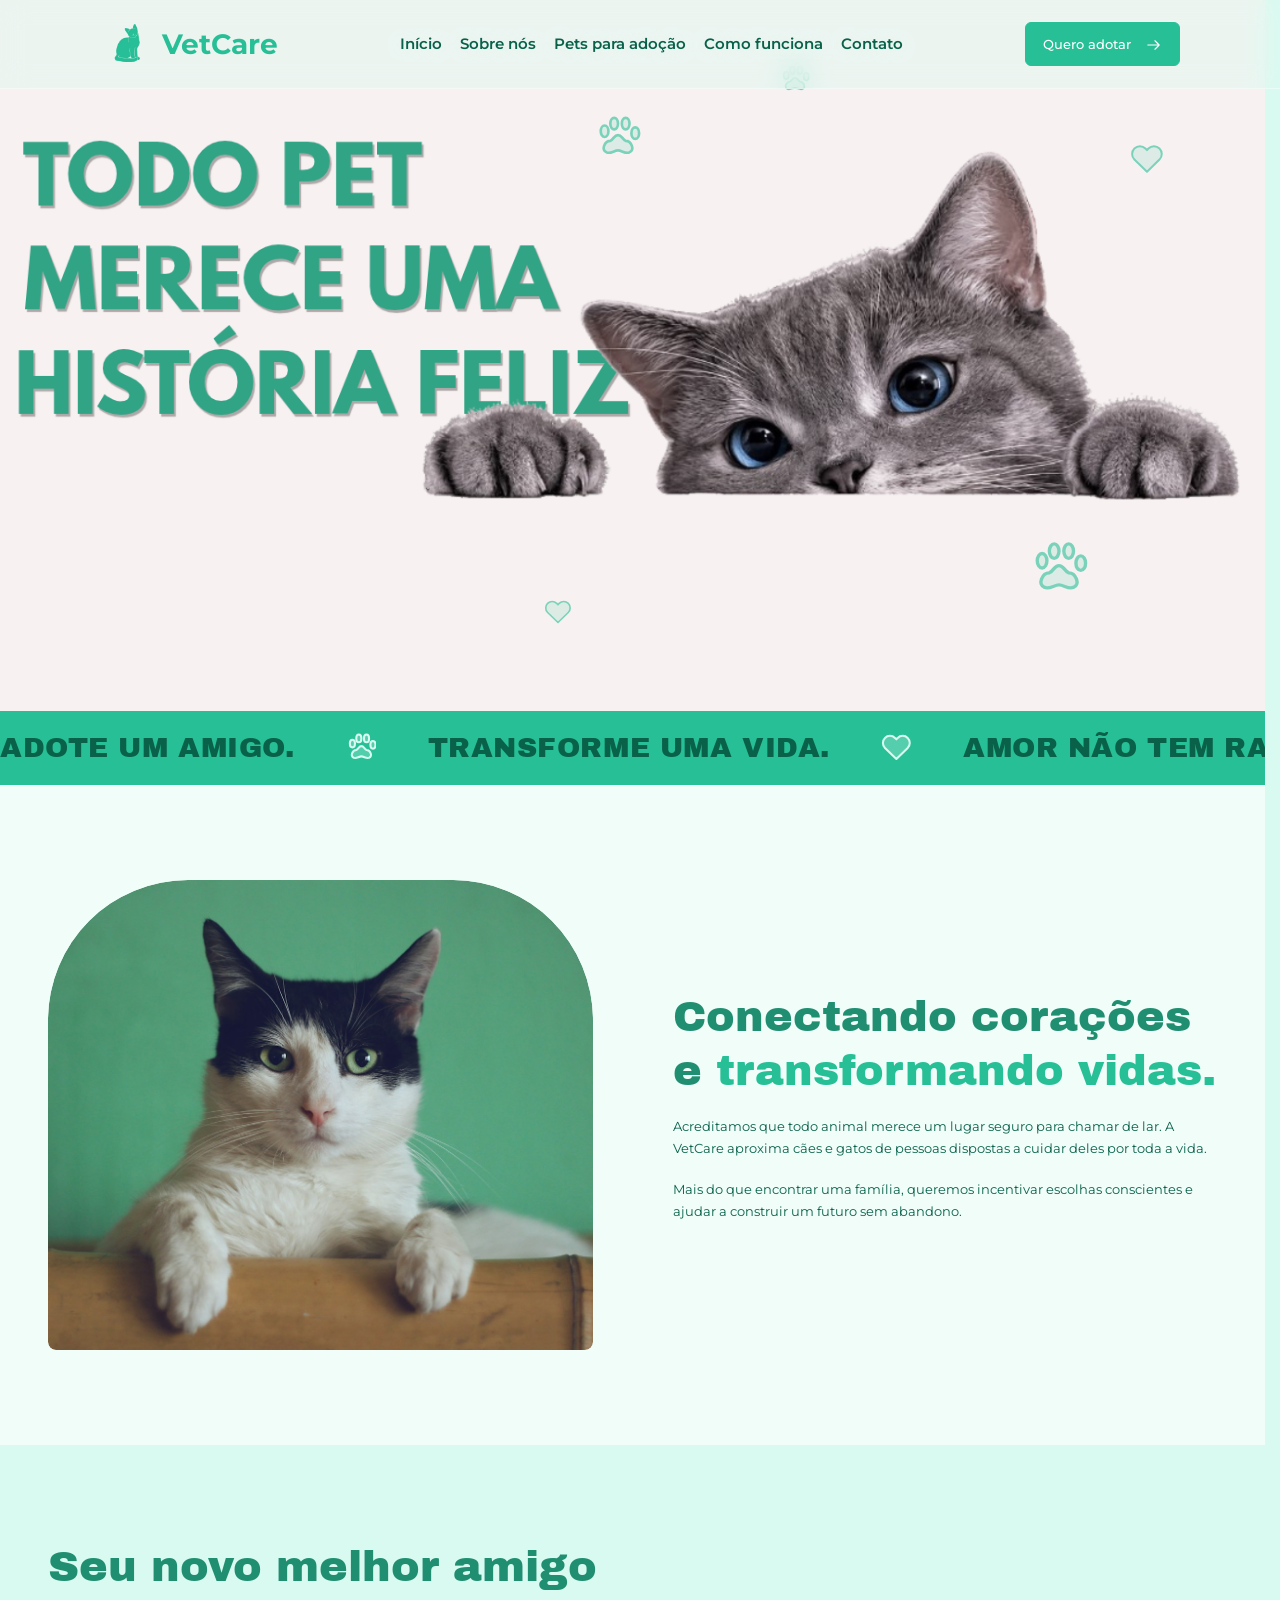
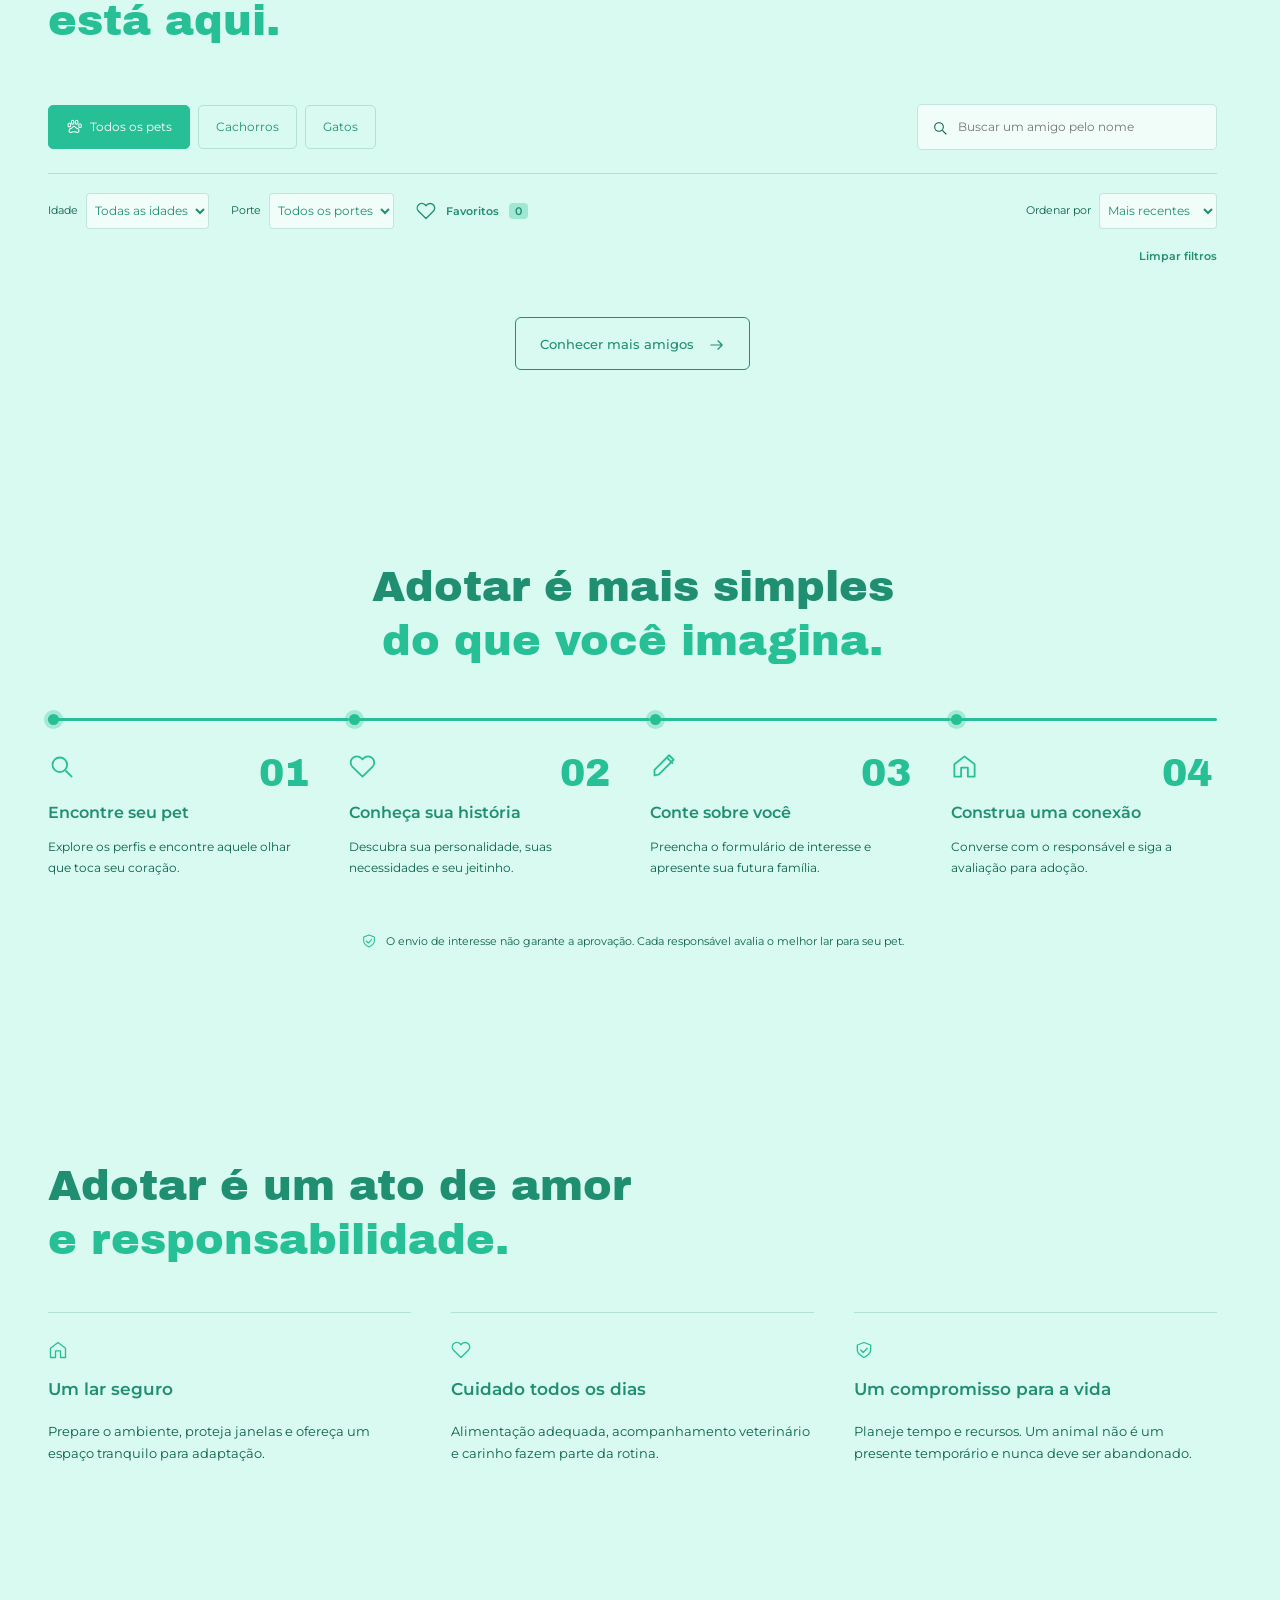
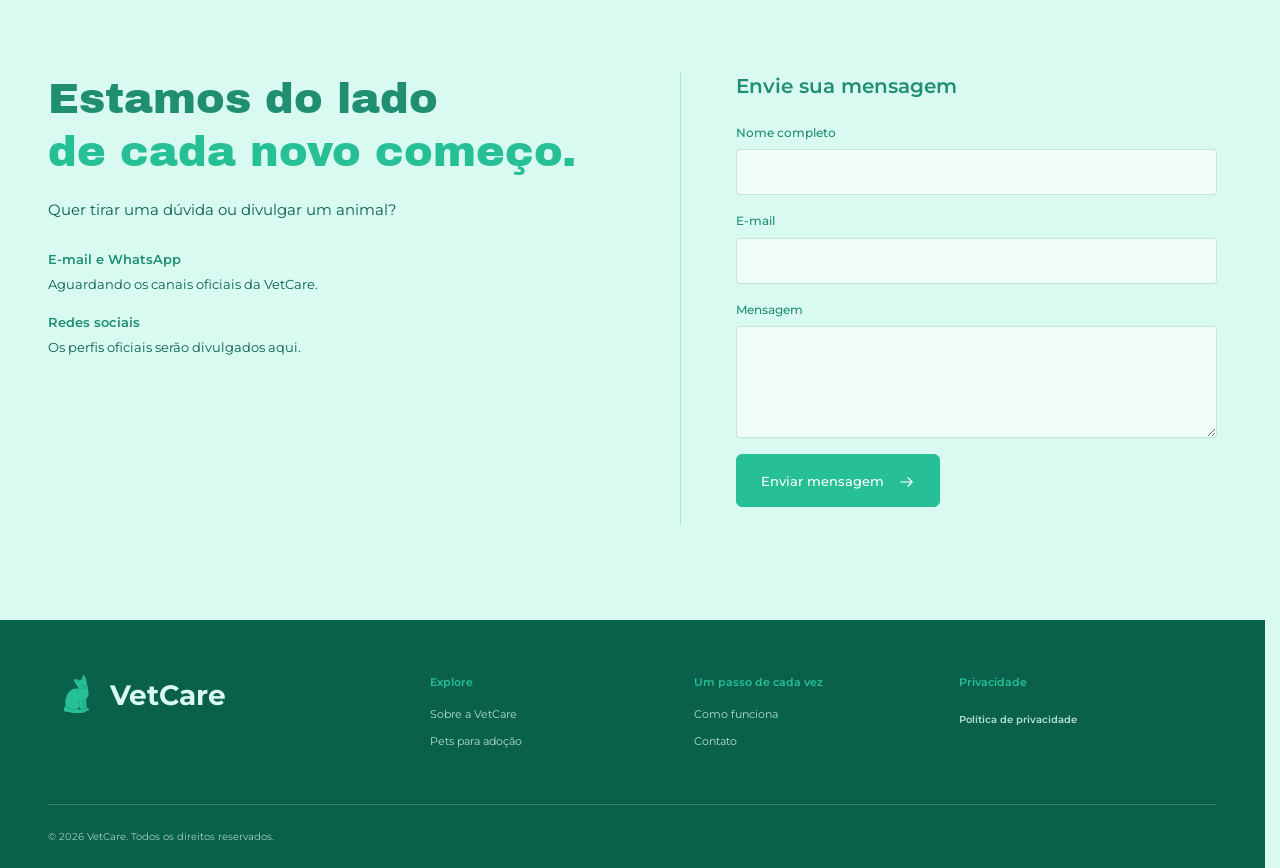
<file: index.html>
<!doctype html>
<html lang="pt-BR">
  <head>
    <meta charset="UTF-8" />
    <meta name="viewport" content="width=device-width,initial-scale=1" />
    <meta name="theme-color" content="#F5DDB5" />
    <title>VetCare — Adoção responsável de cães e gatos</title>
    <meta
      name="description"
      content="Encontre cães e gatos, conheça suas histórias e dê o primeiro passo para uma adoção responsável na VetCare."
    />
    <meta
      property="og:title"
      content="VetCare — Uma nova história começa aqui"
    />
    <meta
      property="og:description"
      content="Uma conexão de amor entre pets e novas famílias."
    />
    <meta property="og:type" content="website" />
    <meta name="twitter:card" content="summary_large_image" />
    <link rel="icon" type="image/webp" href="img/logo.webp" />
    <link rel="preconnect" href="https://fonts.googleapis.com" />
    <link rel="preconnect" href="https://fonts.gstatic.com" crossorigin />
    <link
      href="https://fonts.googleapis.com/css2?family=Montserrat:wght@400;500;600;700&display=swap"
      rel="stylesheet"
    />
    <link rel="stylesheet" href="css/styles.css" />
    <link rel="stylesheet" href="css/motion.css" />
    <script defer src="js/pets-extra.js"></script>
    <script defer src="js/motion.js"></script>
    <script defer src="js/script.js"></script>
  </head>
  <body>
    <a class="skip" href="#pets">Ir para os pets</a>
    <header id="header">
      <div class="container nav">
        <a href="#inicio" class="brand" aria-label="VetCare início"
          ><img
            class="brand-logo"
            src="img/logo.webp"
            alt=""
            width="163"
            height="123"
          />VetCare</a
        >
        <nav id="navigation" aria-label="Principal">
          <a href="#inicio">Início</a>
          <a href="#sobre">Sobre nós</a
          ><a href="#pets">Pets para adoção</a
          ><a href="#como-funciona">Como funciona</a
          ><a href="#contato">Contato</a>
        </nav>
        <a class="button nav-cta" href="#pets"
          >Quero adotar <span data-icon="arrow"></span></a
        ><button
          class="icon-button menu-toggle"
          aria-label="Abrir menu"
          aria-controls="navigation"
          aria-expanded="false"
        >
          <span data-icon="menu"></span>
        </button>
      </div>
    </header>
    <main>
      <section id="inicio" class="hero">
        <img
          class="hero-photo"
          src="img/banner.png"
          alt="Gato malhado relaxando em um sofá claro"
          width="1366"
          height="768"
          fetchpriority="high"
        />
        <div class="deco-layer" aria-hidden="true">
          <span class="deco deco-a" data-icon="paw"></span>
          <span class="deco deco-b" data-icon="heart"></span>
          <span class="deco deco-c" data-icon="paw"></span>
          <span class="deco deco-d" data-icon="heart"></span>
          <span class="deco deco-e" data-icon="paw"></span>
        </div>
      </section>

      <section class="marquee" aria-label="Mensagens da VetCare">
        <div class="marquee-track">
          <div class="marquee-group">
            <span>ADOTE UM AMIGO.</span
            ><span class="marquee-icon" data-icon="paw" aria-hidden="true"></span>
            <span>TRANSFORME UMA VIDA.</span
            ><span class="marquee-icon" data-icon="heart" aria-hidden="true"></span>
            <span>AMOR NÃO TEM RAÇA.</span
            ><span class="marquee-icon" data-icon="paw" aria-hidden="true"></span>
            <span>TODO PET MERECE UM LAR.</span
            ><span class="marquee-icon" data-icon="heart" aria-hidden="true"></span>
            <span>ADOTE COM AMOR.</span
            ><span class="marquee-icon" data-icon="paw" aria-hidden="true"></span>
            <span>UMA NOVA HISTÓRIA COMEÇA AQUI.</span
            ><span class="marquee-icon" data-icon="heart" aria-hidden="true"></span>
            <span>ADOÇÃO RESPONSÁVEL DE CÃES E GATOS.</span
            ><span class="marquee-icon" data-icon="paw" aria-hidden="true"></span>
            <span>CONHEÇA SUAS HISTÓRIAS.</span
            ><span class="marquee-icon" data-icon="heart" aria-hidden="true"></span>
            <span>UMA CONEXÃO DE AMOR ENTRE PETS E NOVAS FAMÍLIAS.</span
            ><span class="marquee-icon" data-icon="paw" aria-hidden="true"></span>
            <span>UM FUTURO SEM ABANDONO COMEÇA COM VOCÊ.</span
            ><span class="marquee-icon" data-icon="heart" aria-hidden="true"></span>
          </div>
          <div class="marquee-group" aria-hidden="true">
            <span>ADOTE UM AMIGO.</span
            ><span class="marquee-icon" data-icon="paw" aria-hidden="true"></span>
            <span>TRANSFORME UMA VIDA.</span
            ><span class="marquee-icon" data-icon="heart" aria-hidden="true"></span>
            <span>AMOR NÃO TEM RAÇA.</span
            ><span class="marquee-icon" data-icon="paw" aria-hidden="true"></span>
            <span>TODO PET MERECE UM LAR.</span
            ><span class="marquee-icon" data-icon="heart" aria-hidden="true"></span>
            <span>ADOTE COM AMOR.</span
            ><span class="marquee-icon" data-icon="paw" aria-hidden="true"></span>
            <span>UMA NOVA HISTÓRIA COMEÇA AQUI.</span
            ><span class="marquee-icon" data-icon="heart" aria-hidden="true"></span>
            <span>ADOÇÃO RESPONSÁVEL DE CÃES E GATOS.</span
            ><span class="marquee-icon" data-icon="paw" aria-hidden="true"></span>
            <span>CONHEÇA SUAS HISTÓRIAS.</span
            ><span class="marquee-icon" data-icon="heart" aria-hidden="true"></span>
            <span>UMA CONEXÃO DE AMOR ENTRE PETS E NOVAS FAMÍLIAS.</span
            ><span class="marquee-icon" data-icon="paw" aria-hidden="true"></span>
            <span>UM FUTURO SEM ABANDONO COMEÇA COM VOCÊ.</span
            ><span class="marquee-icon" data-icon="heart" aria-hidden="true"></span>
          </div>
        </div>
      </section>
      <section id="sobre" class="section alternate">
        <div class="container about-grid">
          <div class="about-photo reveal" data-reveal="left">
            <img
              src="img/pets/gatoverde.jpg"
              alt="Gato curioso esperando um carinho"
              loading="lazy"
              width="1400"
              height="1000"
            />
          </div>
          <div class="reveal" data-reveal="right">
            <h2>Conectando corações<br />e <em>transformando vidas.</em></h2>
            <p>
              Acreditamos que todo animal merece um lugar seguro para chamar de
              lar. A VetCare aproxima cães e gatos de pessoas dispostas a cuidar
              deles por toda a vida.
            </p>
            <p>
              Mais do que encontrar uma família, queremos incentivar escolhas
              conscientes e ajudar a construir um futuro sem abandono.
            </p>
          </div>
        </div>
      </section>
      <section id="pets" class="section container">
        <div class="section-heading reveal">
          <div>
            <h2>Seu novo melhor amigo<br /><em>está aqui.</em></h2>
          </div>
        </div>
        <div class="demo-note"></div>
        <div class="catalog-tools">
          <div class="species-tabs" role="group" aria-label="Filtrar espécie">
            <button class="tab active" data-species="all" aria-pressed="true">
              <span data-icon="paw"></span> Todos os pets</button
            ><button class="tab" data-species="dog" aria-pressed="false">
              Cachorros</button
            ><button class="tab" data-species="cat" aria-pressed="false">
              Gatos
            </button>
          </div>
          <label class="search"
            ><span data-icon="search"></span
            ><input
              id="search"
              type="search"
              placeholder="Buscar um amigo pelo nome"
              aria-label="Pesquisar pet por nome"
          /></label>
        </div>
        <div class="secondary-filters">
          <div>
            <label
              >Idade<select id="age">
                <option value="all">Todas as idades</option>
                <option value="puppy">Filhotes</option>
                <option value="adult">Adultos</option>
                <option value="senior">Idosos</option>
              </select></label
            ><label
              >Porte<select id="size">
                <option value="all">Todos os portes</option>
                <option value="small">Pequeno</option>
                <option value="medium">Médio</option>
                <option value="large">Grande</option>
              </select></label
            ><button
              id="favorites-filter"
              class="text-link"
              aria-pressed="false"
            >
              <span data-icon="heart"></span> Favoritos
              <span id="fav-count">0</span>
            </button>
          </div>
          <label
            >Ordenar por<select id="sort">
              <option value="recent">Mais recentes</option>
              <option value="name">Nome: A–Z</option>
              <option value="young">Mais jovens</option>
              <option value="old">Mais velhinhos</option>
            </select></label
          >
        </div>
        <div class="results-line">
          <span id="results-count" role="status" aria-live="polite"></span
          ><button id="clear-filters" class="text-link">Limpar filtros</button>
        </div>
        <div id="pet-grid" class="pet-grid"></div>
        <div class="load-area">
          <button id="load-more" class="button outline">
            Conhecer mais amigos <span data-icon="arrow"></span>
          </button>
        </div>
      </section>
      <section id="como-funciona" class="section container">
        <div class="center-heading reveal">
          <h2>Adotar é mais simples<br /><em>do que você imagina.</em></h2>
        </div>
        <div class="steps" data-stagger="130">
          <article class="reveal">
            <span class="step-number">01</span><span data-icon="search"></span>
            <h3>Encontre seu pet</h3>
            <p>
              Explore os perfis e encontre aquele olhar que toca seu coração.
            </p>
          </article>
          <article class="reveal">
            <span class="step-number">02</span><span data-icon="heart"></span>
            <h3>Conheça sua história</h3>
            <p>Descubra sua personalidade, suas necessidades e seu jeitinho.</p>
          </article>
          <article class="reveal">
            <span class="step-number">03</span><span data-icon="edit"></span>
            <h3>Conte sobre você</h3>
            <p>
              Preencha o formulário de interesse e apresente sua futura família.
            </p>
          </article>
          <article class="reveal">
            <span class="step-number">04</span><span data-icon="home"></span>
            <h3>Construa uma conexão</h3>
            <p>Converse com o responsável e siga a avaliação para adoção.</p>
          </article>
        </div>
        <p class="responsible-note reveal" data-reveal="fade">
          <span data-icon="shield"></span> O envio de interesse não garante a
          aprovação. Cada responsável avalia o melhor lar para seu pet.
        </p>
      </section>

      <section class="section education container">
        <div class="reveal">
          <h2>Adotar é um ato de amor<br /><em>e responsabilidade.</em></h2>
        </div>
        <div class="education-grid" data-stagger="110">
          <article class="reveal">
            <span data-icon="home"></span>
            <h3>Um lar seguro</h3>
            <p>
              Prepare o ambiente, proteja janelas e ofereça um espaço tranquilo
              para adaptação.
            </p>
          </article>
          <article class="reveal">
            <span data-icon="heart"></span>
            <h3>Cuidado todos os dias</h3>
            <p>
              Alimentação adequada, acompanhamento veterinário e carinho fazem
              parte da rotina.
            </p>
          </article>
          <article class="reveal">
            <span data-icon="shield"></span>
            <h3>Um compromisso para a vida</h3>
            <p>
              Planeje tempo e recursos. Um animal não é um presente temporário e
              nunca deve ser abandonado.
            </p>
          </article>
        </div>
      </section>
      <section id="contato" class="section container">
        <div class="contact-grid">
          <div class="reveal" data-reveal="left">
            <h2>Estamos do lado<br /><em>de cada novo começo.</em></h2>
            <p>Quer tirar uma dúvida ou divulgar um animal?</p>
            <dl class="contact-details">
              <dt>E-mail e WhatsApp</dt>
              <dd>Aguardando os canais oficiais da VetCare.</dd>
              <dt>Redes sociais</dt>
              <dd>Os perfis oficiais serão divulgados aqui.</dd>
            </dl>
            
          </div>
          <form id="contact-form" class="reveal" data-reveal="right">
            <h3>Envie sua mensagem</h3>
            <label
              >Nome completo<input
                name="name"
                required
                minlength="3"
                autocomplete="name" /></label
            ><label
              >E-mail<input
                name="email"
                type="email"
                required
                autocomplete="email" /></label
            ><label
              >Mensagem<textarea
                name="message"
                required
                minlength="10"
                rows="4"
              ></textarea></label
            ><button class="button" type="submit">
              Enviar mensagem <span data-icon="arrow"></span>
            </button>
            <p class="form-status" role="status" aria-live="polite"></p>
          </form>
        </div>
      </section>
    </main>
    <footer>
      <div class="container footer-top" data-stagger="100">
        <div class="reveal">
          <a class="brand" href="#inicio" aria-label="VetCare início"
            ><img
              class="brand-logo"
              src="img/logo.webp"
              alt=""
              width="163"
              height="123"
              loading="lazy"
            />VetCare</a
          >
        </div>
        <div class="reveal">
          <h3>Explore</h3>
          <a href="#sobre">Sobre a VetCare</a
          ><a href="#pets">Pets para adoção</a>
        </div>
        <div class="reveal">
          <h3>Um passo de cada vez</h3>
          <a href="#como-funciona">Como funciona</a
          ><a href="#contato">Contato</a>
        </div>
        <div class="reveal">
          <h3>Privacidade</h3>
          <button class="text-link privacy-open">
            Política de privacidade
          </button>
        </div>
      </div>
      <div class="container footer-bottom reveal" data-reveal="fade">
        <span
          >© <span id="year"></span> VetCare. Todos os direitos
          reservados.</span
        >
      </div>
    </footer>
    <dialog id="pet-dialog" aria-labelledby="pet-dialog-title">
      <button class="icon-button close-dialog" aria-label="Fechar detalhes">
        <span data-icon="close"></span>
      </button>
      <div id="pet-detail"></div>
    </dialog>
    <dialog id="interest-dialog" aria-labelledby="interest-title">
      <button class="icon-button close-dialog" aria-label="Fechar formulário">
        <span data-icon="close"></span>
      </button>
      <h2 id="interest-title">Quero dar um lar.</h2>
      <p class="demo-note">
        Demonstração: nenhum interesse será registrado ou encaminhado.
      </p>
      <form id="interest-form">
        <input type="hidden" name="petId" />
        <div class="form-grid">
          <label
            >Nome completo<input
              name="name"
              required
              minlength="3"
              autocomplete="name" /></label
          ><label
            >E-mail<input
              name="email"
              type="email"
              required
              autocomplete="email" /></label
          ><label
            >Telefone<input
              name="phone"
              type="tel"
              required
              pattern="[\d\(\)+\s\-]{10,20}"
              autocomplete="tel"
              title="Informe um telefone com DDD" /></label
          ><label
            >Cidade<input
              name="city"
              required
              minlength="2"
              autocomplete="address-level2" /></label
          ><label
            >Estado<select name="state" id="state-options" required>
              <option value="">Selecione</option>
            </select></label
          ><label>Pet de interesse<input name="petName" readonly /></label
          ><label
            >Tipo de residência<select name="housing" required>
              <option value="">Selecione</option>
              <option>Casa</option>
              <option>Apartamento</option>
              <option>Sítio / chácara</option>
              <option>Outro</option>
            </select></label
          ><label
            >Possui outros animais?<select name="otherPets" required>
              <option value="">Selecione</option>
              <option>Sim</option>
              <option>Não</option>
            </select></label
          ><label
            >Já teve animais anteriormente?<select name="experience" required>
              <option value="">Selecione</option>
              <option>Sim</option>
              <option>Não</option>
            </select></label
          >
        </div>
        <label
          >Por que deseja adotar?<textarea
            name="reason"
            required
            minlength="20"
            rows="3"
          ></textarea></label
        ><label
          >Mensagem adicional<textarea
            name="message"
            rows="2"
          ></textarea></label
        ><label class="checkbox"
          ><input name="consent" type="checkbox" required /> Li a política de
          privacidade e entendo que o interesse não garante aprovação.</label
        ><button class="button" type="submit">
          Enviar interesse <span data-icon="arrow"></span>
        </button>
        <p class="form-status" role="status" aria-live="polite"></p>
      </form>
    </dialog>
    <dialog id="register-dialog" aria-labelledby="register-title">
      <button class="icon-button close-dialog" aria-label="Fechar cadastro">
        <span data-icon="close"></span>
      </button>
      <h2 id="register-title">Uma chance de um novo lar.</h2>
      <p class="demo-note">
        Prévia de cadastro. Não publica nem armazena dados. Edição, remoção e
        autorização dependem da integração.
      </p>
      <form id="register-form">
        <div class="form-grid">
          <label
            >Nome do animal<input name="name" required minlength="2" /></label
          ><label
            >Espécie<select name="species">
              <option>Cachorro</option>
              <option>Gato</option>
            </select></label
          ><label
            >Idade em meses<input
              name="ageMonths"
              type="number"
              min="0"
              max="360"
              required /></label
          ><label
            >Sexo<select name="sex">
              <option>Fêmea</option>
              <option>Macho</option>
            </select></label
          ><label
            >Porte<select name="size">
              <option>Pequeno</option>
              <option>Médio</option>
              <option>Grande</option>
            </select></label
          ><label>Raça, se conhecida<input name="breed" /></label
          ><label>Cidade<input name="city" required /></label
          ><label>Personalidade<input name="personality" required /></label
          ><label
            >Nome do responsável<input
              name="guardian"
              required
              minlength="3" /></label
          ><label
            >Contato do responsável<input name="contact" required
          /></label>
        </div>
        <label
          >História e necessidades especiais<textarea
            name="description"
            required
            minlength="20"
          ></textarea></label
        ><label
          >Informações de saúde verificadas<textarea
            name="health"
            placeholder="Informe apenas dados com comprovação. Caso contrário, deixe em branco."
          ></textarea></label
        ><label
          >Fotografias<input
            name="photos"
            id="pet-photos"
            type="file"
            accept="image/jpeg,image/png,image/webp"
            multiple
            required
        /></label>
        <div id="photo-preview"></div>
        <label class="checkbox"
          ><input type="checkbox" required /> Sou responsável pelo animal e
          autorizo o uso das fotografias para o cadastro.</label
        ><button class="button" type="submit">
          Validar prévia <span data-icon="check"></span>
        </button>
        <p class="form-status" role="status" aria-live="polite"></p>
      </form>
    </dialog>
    <dialog id="privacy-dialog" aria-labelledby="privacy-title">
      <button class="icon-button close-dialog" aria-label="Fechar privacidade">
        <span data-icon="close"></span>
      </button>
      <h2 id="privacy-title">Privacidade e cuidado.</h2>
      <p>
        Esta versão é demonstrativa. Formulários não enviam nem armazenam seus
        dados; favoritos existem apenas durante a sessão.
      </p>
      <p>
        Na versão integrada, dados de interesse serão usados apenas para
        avaliação e contato pelo responsável autorizado. O envio não implica
        aprovação da adoção.
      </p>
      <p>
        Não informe dados sensíveis. Fotografias selecionadas ficam apenas em
        seu navegador. As fontes do Google podem gerar requisições externas.
      </p>
      <p>
        Antes de receber dados reais, a VetCare deverá informar o controlador,
        canal de direitos LGPD, prazo de retenção, bases legais e os
        responsáveis pelo compartilhamento. Este texto é uma minuta, não uma
        declaração de adequação jurídica.
      </p>
    </dialog>
    <div id="toast" role="status" aria-live="polite"></div>
  </body>
</html>
</file>
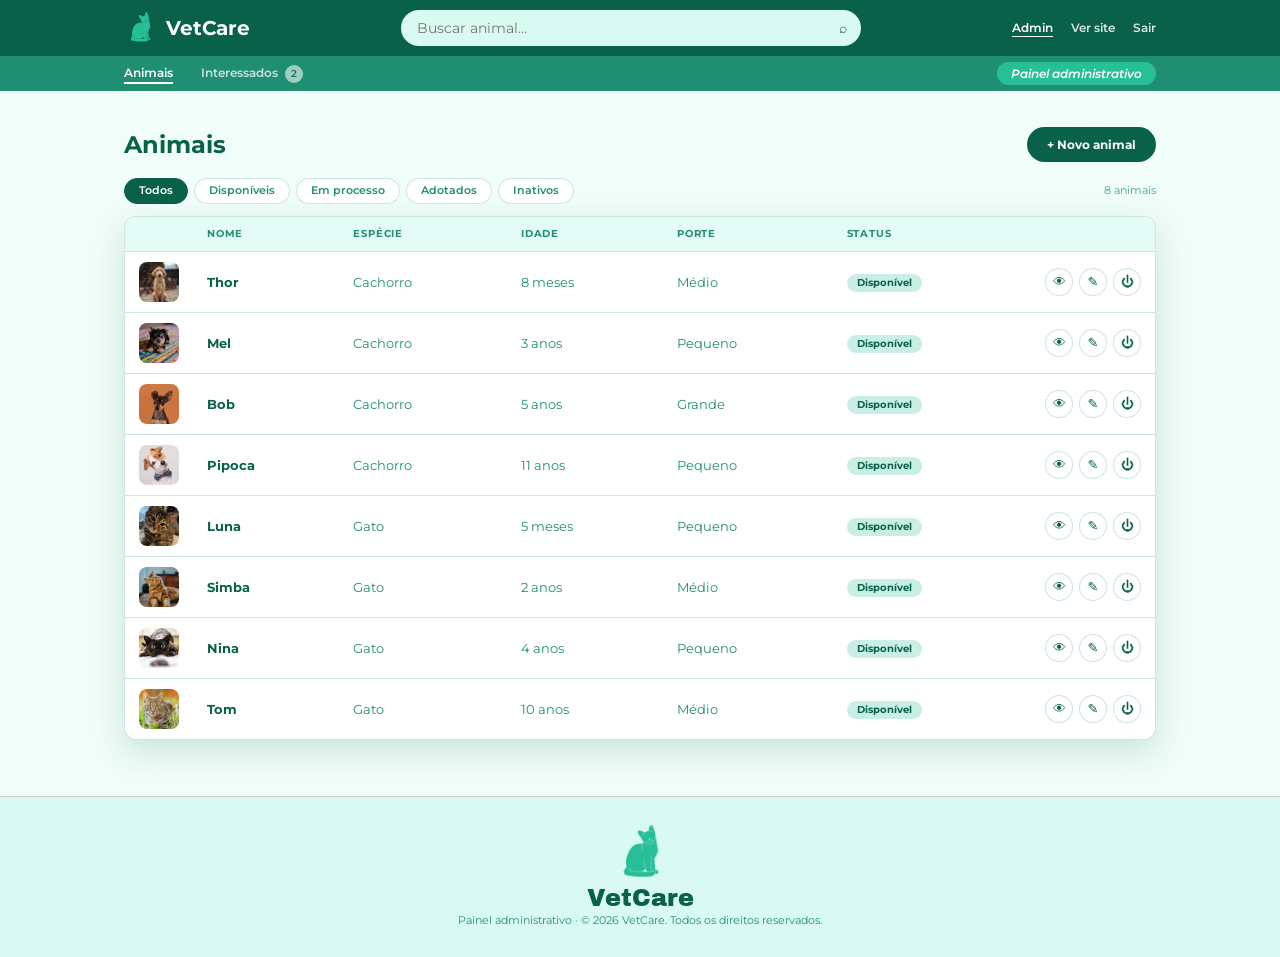
<file: admin.html>
<!DOCTYPE html>
<html lang="pt-BR">
  <head>
    <meta charset="UTF-8" />
    <meta name="viewport" content="width=device-width, initial-scale=1" />
    <meta name="robots" content="noindex" />
    <title>Admin · VetCare</title>
    <link rel="icon" type="image/webp" href="img/logo.webp" />
    <link rel="preconnect" href="https://fonts.googleapis.com" />
    <link rel="preconnect" href="https://fonts.gstatic.com" crossorigin />
    <link href="https://fonts.googleapis.com/css2?family=Archivo+Black&family=Montserrat:wght@400;500;600;700&display=swap" rel="stylesheet" />
    <link rel="stylesheet" href="css/admin.css" />
    <script defer src="js/pets-extra.js"></script>
    <script defer src="js/admin.js"></script>
  </head>
  <body>
    <header class="adm-header">
      <div class="adm-bar">
        <a class="adm-brand" href="admin.html" aria-label="VetCare Admin">
          <img src="img/logo.webp" alt="" />
          <span>VetCare</span>
        </a>
        <label class="adm-search">
          <input id="search" type="search" placeholder="Buscar animal..." aria-label="Buscar animal" />
          <span aria-hidden="true">⌕</span>
        </label>
        <nav class="adm-actions" aria-label="Atalhos">
          <span class="adm-link is-current">Admin</span>
          <a class="adm-link" href="index.html#pets">Ver site</a>
          <a class="adm-link" href="index.html">Sair</a>
        </nav>
      </div>
      <nav class="adm-sub" aria-label="Seções do painel">
        <button type="button" class="is-current" data-view="animais">Animais</button>
        <button type="button" data-view="interessados">Interessados <span class="adm-badge" id="leads-new" hidden>0</span></button>
        <span class="adm-chip">Painel administrativo</span>
      </nav>
    </header>

    <main class="adm-main">
      <section class="adm-panel" id="view-animais" aria-labelledby="titulo">
        <div class="adm-head">
          <h1 id="titulo">Animais</h1>
          <button class="adm-btn" id="new-pet" type="button">+ Novo animal</button>
        </div>

        <div class="adm-toolbar">
          <div class="adm-tabs" role="tablist" aria-label="Filtrar por situação" id="tabs">
            <button role="tab" class="is-active" data-status="all">Todos</button>
            <button role="tab" data-status="available">Disponíveis</button>
            <button role="tab" data-status="process">Em processo</button>
            <button role="tab" data-status="adopted">Adotados</button>
            <button role="tab" data-status="inactive">Inativos</button>
          </div>
          <span class="adm-count" id="count" aria-live="polite">0 animais</span>
        </div>

        <div class="adm-table-wrap">
          <table class="adm-table">
            <thead>
              <tr>
                <th class="col-photo"><span class="sr">Foto</span></th>
                <th>Nome</th>
                <th>Espécie</th>
                <th>Idade</th>
                <th>Porte</th>
                <th>Status</th>
                <th class="col-act"><span class="sr">Ações</span></th>
              </tr>
            </thead>
            <tbody id="rows"></tbody>
          </table>
          <p class="adm-empty" id="empty" hidden>Nenhum animal encontrado.</p>
        </div>
      </section>

      <section class="adm-panel" id="view-interessados" aria-labelledby="titulo-leads" hidden>
        <div class="adm-head">
          <h1 id="titulo-leads">Interessados</h1>
          <span class="adm-count" id="leads-count" aria-live="polite">0 pedidos</span>
        </div>
        <p class="adm-note">Dados de exemplo: quando o formulário "Quero dar um lar" do site estiver integrado, os pedidos de adoção aparecerão aqui.</p>

        <div class="adm-toolbar">
          <div class="adm-tabs" role="tablist" aria-label="Filtrar por andamento" id="lead-tabs">
            <button role="tab" class="is-active" data-status="all">Todos</button>
            <button role="tab" data-status="new">Novos</button>
            <button role="tab" data-status="contact">Em contato</button>
            <button role="tab" data-status="visit">Visita agendada</button>
            <button role="tab" data-status="approved">Aprovados</button>
            <button role="tab" data-status="declined">Recusados</button>
          </div>
        </div>

        <div class="adm-table-wrap">
          <table class="adm-table leads">
            <thead>
              <tr>
                <th>Interessado</th>
                <th>Pet de interesse</th>
                <th>Telefone</th>
                <th>Cidade</th>
                <th>Pedido em</th>
                <th>Andamento</th>
                <th class="col-act"><span class="sr">Ações</span></th>
              </tr>
            </thead>
            <tbody id="lead-rows"></tbody>
          </table>
          <p class="adm-empty" id="lead-empty" hidden>Nenhum interessado encontrado.</p>
        </div>
      </section>
    </main>

    <footer class="adm-footer">
      <img src="img/logo.webp" alt="" />
      <strong>VetCare</strong>
      <p>Painel administrativo · © 2026 VetCare. Todos os direitos reservados.</p>
    </footer>

    <!-- Ver -->
    <dialog id="view-dialog" class="adm-dialog" aria-labelledby="view-name">
      <button class="adm-x" data-close aria-label="Fechar">×</button>
      <div id="view-body"></div>
    </dialog>

    <!-- Criar/editar -->
    <dialog id="form-dialog" class="adm-dialog" aria-labelledby="form-title">
      <button class="adm-x" data-close aria-label="Fechar">×</button>
      <form id="pet-form" novalidate>
        <h2 id="form-title">Novo animal</h2>
        <div class="grid">
          <label>Nome<input name="name" required minlength="2" /></label>
          <label>Espécie
            <select name="species"><option value="dog">Cachorro</option><option value="cat">Gato</option></select>
          </label>
          <label>Sexo
            <select name="sex"><option>Macho</option><option>Fêmea</option></select>
          </label>
          <label>Porte
            <select name="size"><option value="small">Pequeno</option><option value="medium">Médio</option><option value="large">Grande</option></select>
          </label>
          <label>Idade
            <input name="age" type="number" min="0" max="300" required />
          </label>
          <label>Unidade
            <select name="unit"><option value="years">anos</option><option value="months">meses</option></select>
          </label>
          <label>Raça<input name="breed" value="Sem raça definida" /></label>
          <label>Cidade<input name="city" value="Botucatu, SP" /></label>
          <label>Status
            <select name="status">
              <option value="available">Disponível</option>
              <option value="process">Em processo</option>
              <option value="adopted">Adotado</option>
              <option value="inactive">Inativo</option>
            </select>
          </label>
          <label>Foto<input name="photo" type="file" accept="image/*" /></label>
          <label class="wide">História<textarea name="story" rows="3"></textarea></label>
        </div>
        <p class="adm-error" id="form-error" role="alert" hidden></p>
        <div class="adm-form-actions">
          <button class="adm-btn ghost" type="button" data-close>Cancelar</button>
          <button class="adm-btn" type="submit">Salvar</button>
        </div>
      </form>
    </dialog>

    <!-- Detalhes do interessado -->
    <dialog id="lead-dialog" class="adm-dialog" aria-labelledby="lead-name">
      <button class="adm-x" data-close aria-label="Fechar">×</button>
      <div id="lead-body"></div>
    </dialog>

    <div class="adm-toast" id="toast" role="status" aria-live="polite" hidden></div>
  </body>
</html>
</file>
<file: css/styles.css>
@import url('https://fonts.googleapis.com/css2?family=Archivo+Black&family=Inter:ital,opsz,wght@0,14..32,100..900;1,14..32,100..900&family=Plus+Jakarta+Sans:ital,wght@0,200..800;1,200..800&display=swap');

:root {
  /* Paleta VetCare */
  --bege: #d9faf1;             /* fundos e áreas claras */
  --dourado: #27bf96;          /* detalhes e destaques */
  --caramelo: #27bf96;         /* faixas, barras e elementos de apoio */
  --terracota: #27bf96;        /* botões, ícones e chamadas de atenção */
  --marrom: #208f71;           /* títulos e textos */
  --marrom-profundo: #09614a;  /* contraste, textos menores e rodapé */
  --creme: color-mix(in srgb, var(--bege) 40%, #fff); /* tom mais claro do bege: cartões, campos e seções alternadas */

  /* Funções (todo o site lê estas variáveis) */
  --background: var(--bege);
  --foreground: var(--marrom);
  --primary: var(--terracota);
  --secondary: var(--dourado);
  --alternate: var(--creme);
  --surface: var(--creme);
  --on-primary: #ffffff;
  --muted: var(--marrom-profundo);
  --ink: var(--marrom-profundo);
  --ink-rgb: 61 43 32;
  --border: color-mix(in srgb, var(--marrom) 22%, transparent);
  --soft: color-mix(in srgb, var(--dourado) 32%, var(--bege));
  --overlay: color-mix(in srgb, var(--marrom-profundo) 62%, transparent);
  --shadow: 0 12px 32px color-mix(in srgb, var(--marrom-profundo) 16%, transparent);
  --error: #9c3f36;
  --font-display: "Archivo Black", sans-serif;
  --font-body: "Montserrat", sans-serif;

  /* Menu translúcido: quanto do bege cobre a imagem (0% = vidro puro) */
  --header-glass: 40%;
  --header-glass-scrolled: 82%;
}
* {
  box-sizing: border-box;
}
html {
  scroll-behavior: smooth;
  scroll-padding-top: 95px;
}
body {
  margin: 0;
  background: var(--background);
  color: var(--foreground);
  font: 15px/1.7 var(--font-body);
}
h1,
h2,
h3,
p {
  margin: 0;
}
h1,
h2 {
  font-family: var(--font-display);
  
  font-weight: 500;
  line-height: 1.25;
  letter-spacing: 0;
}
h1 {
  font-size: 48px;
}
h2 {
  font-size: 43px;
}
h3 {
  font-size: 20px;
  font-weight: 600;
  line-height: 1.4;
}
em {
  color: var(--terracota);
  font-weight: inherit;
  font-style: normal;
}
p {
  color: var(--muted);
  margin: 18px 0;
}
a {
  color: inherit;
  text-decoration: none;
}
button,
input,
select,
textarea {
  font: inherit;
}
button,
a,
input,
select,
textarea {
  -webkit-tap-highlight-color: transparent;
}
button {
  cursor: pointer;
}
button:disabled {
  cursor: not-allowed;
  opacity: 0.6;
}
button:focus-visible,
a:focus-visible,
summary:focus-visible {
  outline: 3px solid var(--secondary);
  outline-offset: 4px;
}
svg {
  width: 20px;
  height: 20px;
  display: inline-block;
  vertical-align: middle;
  flex-shrink: 0;
}
img {
  display: block;
  width: 100%;
  object-fit: cover;
}
.container {
  width: min(1180px, calc(100% - 96px));
  margin: auto;
}
.section {
  padding-top: 95px;
  padding-bottom: 95px;
}
.alternate {
  background: var(--alternate);
}
.eyebrow {
  display: block;
  font-size: 10px;
  font-weight: 700;
  letter-spacing: 0;
  color: var(--primary);
  margin-bottom: 18px;
}
.button {
  border: 1px solid var(--primary);
  display: inline-flex;
  gap: 14px;
  align-items: center;
  justify-content: center;
  background: var(--primary);
  color: var(--on-primary);
  padding: 14px 24px;
  border-radius: 6px;
  font-weight: 500;
  font-size: 13px;
  transition: transform 0.25s;
  min-height: 48px;
}
.button:hover {
  background: var(--foreground);
  border-color: var(--foreground);
  transform: translateY(-2px);
}
.button svg {
  width: 17px;
}
.button.outline {
  color: var(--foreground);
  background: transparent;
  border-color: var(--foreground);
}
.button.outline:hover {
  background: var(--foreground);
  border-color: var(--foreground);
  color: #fff;
}
.button.light {
  background: var(--background);
  color: var(--primary);
}
.text-link {
  display: inline-flex;
  align-items: center;
  gap: 10px;
  font-size: 13px;
  font-weight: 600;
  border: 0;
  background: none;
  color: var(--foreground);
  padding: 0;
  line-height: 1.5;
}
.text-link:hover {
  color: var(--primary);
}
.icon-button {
  display: inline-flex;
  align-items: center;
  justify-content: center;
  width: 40px;
  height: 40px;
  border: 1px solid var(--border);
  border-radius: 50%;
  background: var(--surface);
  color: var(--foreground);
  transition: transform 0.2s;
}
.icon-button:hover {
  background: var(--soft);
  transform: scale(1.05);
}
.skip {
  position: fixed;
  left: 16px;
  top: -100px;
  z-index: 200;
  background: var(--primary);
  color: var(--on-primary);
  padding: 12px;
}
.skip:focus {
  top: 10px;
}
header {
  position: fixed;
  top: 0;
  left: 0;
  right: 0;
  z-index: 40;
  background: color-mix(in srgb, var(--bege) var(--header-glass), transparent);
  -webkit-backdrop-filter: blur(14px) saturate(1.2);
  backdrop-filter: blur(14px) saturate(1.2);
  border-bottom: 1px solid color-mix(in srgb, #fff 38%, transparent);
  transition: transform 0.3s;
}
header.scrolled {
  box-shadow: var(--shadow);
}
.nav {
  height: 88px;
  display: flex;
  align-items: center;
  gap: 23px;
  justify-content: space-around;
}
.brand {
  display: inline-flex;
  align-items: center;
  color: var(--primary);
  font-size: 28px;
  font-weight: 700;
  line-height: 1;
  gap: 8px;
  white-space: nowrap;
}
.brand svg {
  width: 30px;
  height: 30px;
}
.brand-logo {
  width: 54px;
  height: 41px;
  object-fit: contain;
  flex-shrink: 0;
}
.brand-dot {
  margin-left: -8px;
  color: var(--secondary);
}
nav {
  display: flex;
  gap: 18px;
  font-size: 15px;
  font-weight: 600;
}
nav a {
  position: relative;
  padding: 8px 0;
}
nav a:after {
  content: "";
  position: absolute;
  left: 0;
  right: 100%;
  bottom: 2px;
  height: 1px;
  background: var(--primary);
  transition: right 0.25s;
}
nav a:hover:after {
  right: 0;
}
.nav-cta {
  padding: 10px 17px;
  font-size: 11px;
  min-height: 42px;
}
.menu-toggle {
  display: none;
}
.hero {
  position: relative;
  isolation: isolate;
  overflow: hidden;
  background: var(--alternate);
}
.hero-photo {
  position: absolute;
  inset: 0;
  width: 100%;
  height: 100%;
  object-position: center 48%;
  z-index: -2;
}
.hero:before {
  content: "";
  position: absolute;
  inset: 0 54% 0 0;
  background: var(--background);
  z-index: -1;
}
.hero-inner {
  min-height: 610px;
  display: flex;
  align-items: center;
  position: relative;
}
.hero-copy {
  width: 49%;
  padding: 58px 38px 60px 0;
}
.hero-copy .eyebrow {
  font-size: 6px;
  display: flex;
  gap: 10px;
  align-items: center;
}
.tiny-heart {
  font-size: 21px;
  line-height: 1;
}
.hero-question {
  display: block;
  font-family: var(--font-body);
  font-size: 21px;
  line-height: 1.4;
  margin-top: 22px;
  font-weight: 400;
}
.hero-copy p {
  max-width: 430px;
  font-size: 13px;
  margin: 20px 0 27px;
  line-height: 1.85;
}
.hero-actions {
  display: flex;
  align-items: center;
  flex-wrap: wrap;
  gap: 22px;
}
.hero-actions .text-link {
  font-size: 11px;
}
.hero-note {
  display: flex;
  align-items: center;
  gap: 9px;
  font-size: 11px;
  color: var(--muted);
  margin-top: 37px;
}
.hero-note svg {
  width: 15px;
  color: var(--primary);
}
.hero-caption {
  position: absolute;
  right: 25px;
  bottom: 35px;
  display: flex;
  align-items: center;
  gap: 13px;
  background: var(--surface);
  padding: 15px 22px;
  border-radius: 6px;
  font-size: 12px;
  line-height: 1.6;
  box-shadow: var(--shadow);
  animation: float 7s ease-in-out infinite;
}
.hero-caption svg {
  color: var(--primary);
  width: 28px;
  height: 28px;
}
.values-strip {
  background: var(--soft);
  border-bottom: 1px solid var(--border);
}
.values-strip > .container {
  display: flex;
  align-items: center;
  justify-content: space-between;
  gap: 20px;
  padding-top: 21px;
  padding-bottom: 21px;
}
.values-strip span {
  display: flex;
  align-items: center;
  gap: 12px;
  font-size: 11px;
  color: var(--primary);
}
.values-strip svg {
  width: 18px;
}
.section-heading {
  display: flex;
  align-items: flex-end;
  justify-content: space-between;
  gap: 30px;
  margin-bottom: 27px;
}
.section-heading > p {
  font-size: 13px;
  margin: 0 0 5px;
}
.demo-note {
  display: flex;
  gap: 8px;
  align-items: center;
  font-size: 11px;
  color: var(--muted);
  margin: 20px 0;
}
.demo-note svg {
  width: 14px;
  height: 14px;
}
.catalog-tools {
  display: flex;
  align-items: center;
  justify-content: space-between;
  gap: 20px;
  margin-top: 30px;
  padding-bottom: 23px;
  border-bottom: 1px solid var(--border);
}
.species-tabs {
  display: flex;
  gap: 8px;
}
.tab {
  display: flex;
  align-items: center;
  gap: 8px;
  border: 1px solid var(--border);
  background: transparent;
  border-radius: 5px;
  padding: 11px 17px;
  color: var(--foreground);
  font-size: 12px;
}
.tab.active {
  background: var(--primary);
  color: var(--on-primary);
  border-color: var(--primary);
}
.tab svg {
  width: 16px;
}
.search {
  display: flex;
  align-items: center;
  gap: 10px;
  border: 1px solid var(--border);
  border-radius: 5px;
  padding: 9px 14px;
  width: 300px;
  background: var(--surface);
}
.search svg {
  width: 16px;
  color: var(--muted);
}
.search input {
  border: 0;
  padding: 0;
  min-height: 24px;
  font-size: 12px;
  background: transparent;
  width: 100%;
  outline: 0;
}
.search:focus-within {
  outline: 2px solid var(--primary);
}
.secondary-filters {
  display: flex;
  justify-content: space-between;
  gap: 20px;
  align-items: center;
  padding: 19px 0;
}
.secondary-filters > div {
  display: flex;
  gap: 22px;
  align-items: center;
}
.secondary-filters label {
  display: flex;
  align-items: center;
  gap: 8px;
  font-size: 11px;
  color: var(--muted);
}
.secondary-filters select {
  border: 1px solid var(--border);
  min-height: 36px;
  padding: 4px;
  background: var(--surface);
  font-size: 12px;
  color: var(--foreground);
  max-width: 165px;
}
.secondary-filters .text-link {
  font-size: 11px;
}
#fav-count {
  background: var(--soft);
  padding: 0 6px;
  border-radius: 4px;
}
.results-line {
  display: flex;
  justify-content: space-between;
  font-size: 11px;
  color: var(--muted);
  padding-bottom: 18px;
}
.results-line button {
  font-size: 11px;
}
.pet-grid {
  display: grid;
  grid-template-columns: repeat(3, 1fr);
  gap: 25px;
}
.pet-card {
  border: 1px solid var(--border);
  border-radius: 8px;
  overflow: hidden;
  background: var(--surface);
  transition: transform 0.35s;
}
.pet-card:hover {
  transform: translateY(-6px);
  box-shadow: var(--shadow);
}
.pet-photo {
  position: relative;
  aspect-ratio: 1.27;
  overflow: hidden;
}
.pet-photo img {
  height: 100%;
  transition: transform 0.7s;
  object-position: center 35%;
}
.pet-card:hover img {
  transform: scale(1.055);
}
.pet-status {
  position: absolute;
  left: 14px;
  top: 14px;
  background: var(--surface);
  color: var(--primary);
  font-size: 9px;
  font-weight: 600;
  padding: 4px 9px;
  border-radius: 3px;
  display: flex;
  align-items: center;
  gap: 5px;
}
.status-dot {
  width: 5px;
  height: 5px;
  border-radius: 50%;
  background: var(--primary);
}
.favorite {
  position: absolute;
  right: 13px;
  top: 13px;
  width: 34px;
  height: 34px;
  border: none;
}
.favorite.active {
  color: var(--primary);
  background: var(--soft);
}
.favorite.active svg {
  fill: var(--secondary);
}
.pet-body {
  padding: 20px;
}
.pet-name-row {
  display: flex;
  align-items: center;
  justify-content: space-between;
}
.pet-name-row h3 {
  font-family: var(--font-display);
  font-size: 25px;
}
.pet-name-row > span {
  font-size: 10px;
  color: var(--muted);
}
.pet-meta {
  display: flex;
  gap: 7px;
  font-size: 10px;
  color: var(--muted);
  margin-top: 8px;
}
.pet-location {
  font-size: 10px;
  color: var(--muted);
  margin: 10px 0;
}
.pet-location svg {
  width: 12px;
  height: 12px;
}
.personality {
  display: flex;
  flex-wrap: wrap;
  gap: 6px;
  margin-top: 13px;
}
.personality span {
  font-size: 9px;
  color: var(--primary);
  background: var(--soft);
  padding: 3px 8px;
  border-radius: 4px;
}
.pet-button {
  display: flex;
  align-items: center;
  justify-content: space-between;
  width: 100%;
  margin-top: 20px;
  padding: 12px 0 0;
  border: 0;
  border-top: 1px solid var(--border);
  color: var(--primary);
  background: none;
  font-size: 12px;
  font-weight: 600;
}
.pet-button svg {
  width: 16px;
}
.empty-state {
  grid-column: 1/-1;
  text-align: center;
  padding: 60px 20px;
  border: 1px dashed var(--border);
}
.load-area {
  display: flex;
  justify-content: center;
  margin-top: 35px;
}
.about-grid {
  display: grid;
  grid-template-columns: 1fr 1fr;
  gap: 80px;
  align-items: center;
}
.about-photo {
  position: relative;
}
.about-photo img {
  height: 470px;
  border-radius: 140px 140px 8px 8px;
  object-position: center;
}
.image-label {
  display: flex;
  align-items: center;
  gap: 10px;
  position: absolute;
  bottom: 24px;
  left: 24px;
  right: 24px;
  background: var(--surface);
  padding: 14px 18px;
  border-radius: 5px;
  font-size: 11px;
}
.image-label svg {
  color: var(--primary);
  width: 17px;
}
.about-grid p {
  font-size: 13px;
}
.check-list {
  list-style: none;
  padding: 0;
  margin: 25px 0 30px;
}
.check-list li {
  display: flex;
  align-items: center;
  gap: 12px;
  font-size: 12px;
  margin-bottom: 12px;
}
.check-list svg {
  color: var(--primary);
  width: 17px;
}
.center-heading {
  text-align: center;
  margin-bottom: 52px;
}
.center-heading p {
  font-size: 13px;
}
.steps {
  display: grid;
  grid-template-columns: repeat(4, 1fr);
  gap: 35px;
}
.steps article {
  position: relative;
  border-top: 1px solid var(--border);
  padding-top: 32px;
}
.step-number {
  font-family: var(--font-display);
  font-size: 38px;
  color: var(--secondary);
  position: absolute;
  right: 5px;
  top: 22px;
}
.steps article > span[data-icon] {
  display: block;
  color: var(--primary);
  margin-bottom: 22px;
}
.steps svg {
  width: 27px;
  height: 27px;
}
.steps h3 {
  font-size: 16px;
}
.steps p {
  font-size: 12px;
  margin: 13px 0;
}
.responsible-note {
  display: flex;
  justify-content: center;
  align-items: center;
  gap: 9px;
  font-size: 11px;
  margin-top: 40px;
}
.responsible-note svg {
  width: 16px;
  color: var(--primary);
}
.story-grid {
  display: grid;
  grid-template-columns: 1fr 1fr;
  gap: 28px;
}
.story {
  background: var(--surface);
  border-radius: 8px;
  overflow: hidden;
}
.story img {
  height: 300px;
  transition: transform 0.6s;
}
.story > div {
  padding: 25px 30px;
}
.story h3 {
  font-family: var(--font-display);
  font-size: 24px;
}
.story p {
  font-size: 13px;
}
.story .eyebrow {
  font-size: 9px;
}
.testimonial {
  width: min(780px, 100%);
  margin: 60px auto 0;
  position: relative;
  padding: 0 25px;
}
.quote-mark {
  font-family: var(--font-display);
  font-size: 80px;
  color: var(--secondary);
  line-height: 1;
}
.testimonial blockquote {
  font-family: var(--font-display);
  font-size: 25px;
  line-height: 1.7;
  margin: 0;
  min-height: 130px;
}
.testimonial-bottom {
  display: flex;
  justify-content: space-between;
  align-items: center;
  gap: 20px;
  margin-top: 20px;
  font-size: 11px;
}
.testimonial-bottom > div {
  display: flex;
  gap: 8px;
}
.education-grid {
  display: grid;
  grid-template-columns: repeat(3, 1fr);
  gap: 40px;
  margin-top: 45px;
}
.education-grid article {
  border-top: 1px solid var(--border);
  padding-top: 27px;
}
.education-grid svg {
  color: var(--primary);
  margin-bottom: 18px;
}
.education-grid h3 {
  font-size: 17px;
}
.education-grid p {
  font-size: 13px;
}
.faq-grid {
  display: grid;
  grid-template-columns: 1fr 1.2fr;
  gap: 70px;
}
.faq-grid p {
  font-size: 13px;
}
details {
  border-bottom: 1px solid var(--border);
}
summary {
  font-size: 13px;
  font-weight: 600;
  list-style: none;
  cursor: pointer;
  padding: 20px 30px 20px 0;
  position: relative;
}
summary::-webkit-details-marker {
  display: none;
}
summary:after {
  content: "+";
  position: absolute;
  right: 4px;
  font-size: 22px;
  font-weight: 400;
  color: var(--primary);
  top: 13px;
  transition: transform 0.2s;
}
details[open] summary:after {
  transform: rotate(45deg);
}
details p {
  padding: 0 25px 17px 0;
  margin: 0;
}
.contact-grid {
  display: grid;
  grid-template-columns: 1fr 1fr;
  gap: 95px;
}
.contact-details {
  font-size: 13px;
  margin: 25px 0;
}
.contact-details dt {
  font-weight: 600;
  margin-top: 16px;
}
.contact-details dd {
  margin: 3px 0;
  color: var(--muted);
}
.small-note {
  font-size: 11px;
  max-width: 340px;
}
.contact-grid form {
  border-left: 1px solid var(--border);
  padding-left: 55px;
}
.contact-grid form h3 {
  margin-bottom: 23px;
}
form label {
  display: block;
  font-size: 12px;
  font-weight: 500;
  margin-bottom: 16px;
}
input,
textarea,
select {
  border: 1px solid var(--border);
  border-radius: 4px;
  background: var(--surface);
  color: var(--foreground);
  padding: 11px 12px;
  outline: 0;
  min-height: 44px;
}
form input,
form textarea,
form select {
  display: block;
  width: 100%;
  margin-top: 6px;
  font-size: 13px;
}
input:focus,
textarea:focus,
select:focus {
  outline: 2px solid var(--primary);
  outline-offset: 1px;
}
input[readonly] {
  background: var(--soft);
}
textarea {
  resize: vertical;
}
form .checkbox {
  display: flex;
  align-items: flex-start;
  gap: 8px;
  font-weight: 400;
  font-size: 11px;
}
form .checkbox input {
  width: 16px;
  height: 16px;
  min-height: 16px;
  margin-top: 3px;
  flex-shrink: 0;
  accent-color: var(--primary);
}
form .checkbox .text-link {
  font-size: 11px;
}
form .form-status {
  font-size: 12px;
  margin-bottom: 0;
  padding: 0;
}
form .form-status:not(:empty) {
  padding: 12px;
  background: var(--soft);
  border-left: 3px solid var(--primary);
}
form .form-status.error {
  border-color: var(--error);
  color: var(--error);
}
.closing {
  background: var(--primary);
  color: var(--on-primary);
  padding: 70px 0;
  text-align: center;
}
.closing > .container > span {
  display: block;
  margin-bottom: 18px;
}
.closing svg {
  width: 30px;
  height: 30px;
}
.closing h2 {
  font-size: 42px;
}
.closing em {
  color: var(--on-primary);
}
.closing .button {
  margin-top: 30px;
}
footer {
  padding-top: 55px;
}
.footer-top {
  display: grid;
  grid-template-columns: 1.5fr 1fr 1fr 1.1fr;
  gap: 30px;
  padding-bottom: 45px;
}
.footer-top h3 {
  font-size: 11px;
  margin-bottom: 15px;
}
.footer-top p {
  font-size: 11px;
  margin: 15px 0;
}
.footer-top > div > a:not(.brand) {
  display: block;
  font-size: 11px;
  color: var(--muted);
  margin: 8px 0;
}
.footer-top .text-link {
  font-size: 10px;
}
.footer-bottom {
  border-top: 1px solid var(--border);
  padding: 23px 0;
  display: flex;
  justify-content: space-between;
  gap: 20px;
  font-size: 10px;
  color: var(--muted);
}
dialog {
  border: 0;
  border-radius: 8px;
  background: var(--surface);
  color: var(--foreground);
  padding: 38px;
  width: min(700px, calc(100% - 32px));
  max-height: calc(100dvh - 40px);
  overflow: auto;
  box-shadow: var(--shadow);
}
dialog::backdrop {
  background: var(--overlay);
  backdrop-filter: blur(4px);
}
dialog .close-dialog {
  position: absolute;
  top: 14px;
  right: 14px;
  z-index: 2;
}
dialog h2 {
  font-size: 34px;
  padding-right: 30px;
}
dialog p {
  font-size: 13px;
}
.form-grid {
  display: grid;
  grid-template-columns: 1fr 1fr;
  gap: 0 18px;
}
#pet-dialog {
  width: min(860px, calc(100% - 32px));
  padding: 0;
}
#pet-detail .detail-image {
  height: 330px;
}
.detail-content {
  padding: 30px;
}
.detail-top {
  display: flex;
  justify-content: space-between;
  align-items: center;
  gap: 20px;
}
.detail-content h2 {
  font-size: 36px;
}
.detail-content h3 {
  font-size: 16px;
  margin-top: 20px;
}
.detail-info {
  display: grid;
  grid-template-columns: 1fr 1fr;
  gap: 8px;
  font-size: 12px;
  margin: 18px 0;
}
.detail-info > span {
  background: var(--soft);
  padding: 8px 12px;
}
.detail-content .button {
  margin-top: 23px;
  width: 100%;
}
.gallery-nav {
  display: flex;
  align-items: center;
  gap: 12px;
  margin-top: 14px;
  font-size: 12px;
}
#photo-preview {
  display: flex;
  gap: 8px;
  flex-wrap: wrap;
  margin-bottom: 20px;
}
#photo-preview img {
  width: 80px;
  height: 80px;
  border-radius: 4px;
}
#toast {
  position: fixed;
  bottom: 20px;
  left: 50%;
  transform: translateX(-50%);
  background: var(--foreground);
  color: var(--on-primary);
  padding: 12px 20px;
  border-radius: 5px;
  font-size: 12px;
  z-index: 100;
  opacity: 0;
  pointer-events: none;
  transition: opacity 0.25s;
  max-width: calc(100% - 30px);
  text-align: center;
}
#toast.visible {
  opacity: 1;
}
@keyframes float {
  50% {
    transform: translateY(-8px);
  }
}
@keyframes fade {
  from {
    opacity: 0;
    transform: translateY(6px);
  }
  to {
    opacity: 1;
    transform: none;
  }
}
@media (min-width: 1600px) {
  .hero-inner {
    min-height: 680px;
  }
  .hero-photo {
    object-position: 65% 43%;
  }
  .hero-copy {
    width: 47%;
  }
}
@media (max-width: 1100px) {
  .container {
    width: calc(100% - 64px);
  }
  nav {
    gap: 12px;
    font-size: 14px;
  }
  .nav {
    gap: 15px;
  }
  .nav-cta {
    padding: 10px;
    font-size: 10px;
  }
  .brand {
    font-size: 25px;
  }
  h1 {
    font-size: 48px;
  }
  .hero-inner {
    min-height: 580px;
  }
  .hero-copy {
    padding-right: 28px;
  }
  .hero-actions {
    gap: 17px;
  }
  .hero-copy .button {
    font-size: 11px;
    padding: 12px 16px;
  }
  .about-grid {
    gap: 45px;
  }
  .contact-grid {
    gap: 50px;
  }
  h2 {
    font-size: 36px;
  }
  .secondary-filters > div {
    gap: 12px;
  }
  .faq-grid {
    gap: 40px;
  }
}
@media (max-width: 800px) {
  .container {
    width: calc(100% - 40px);
  }
  .nav {
    height: 72px;
  }
  .menu-toggle {
    display: flex;
  }
  .nav-cta {
    margin-left: auto;
    padding: 9px 15px;
  }
  .brand {
    font-size: 27px;
  }
  nav {
    display: flex;
    position: absolute;
    left: 0;
    right: 0;
    top: 72px;
    flex-direction: column;
    background: var(--surface);
    padding: 22px;
    gap: 12px;
    font-size: 17px;
    box-shadow: var(--shadow);
    visibility: hidden;
    opacity: 0;
    transform: translateY(-10px);
    transition: 0.25s;
  }
  nav.open {
    visibility: visible;
    opacity: 1;
    transform: none;
  }
  .hero-inner {
    min-height: 570px;
  }
  .hero-copy {
    width: 55%;
    padding: 40px 25px 45px 0;
  }
  .hero:before {
    right: 48%;
  }
  h1 {
    font-size: 41px;
  }
  .hero-copy .eyebrow {
    font-size: 8px;
    letter-spacing: 0;
  }
  .hero-question {
    font-size: 18px;
  }
  .hero-photo {
    object-position: 64% center;
  }
  .hero-caption {
    font-size: 10px;
    right: 0;
    bottom: 25px;
    padding: 12px;
  }
  .hero-copy p {
    font-size: 12px;
  }
  .hero-actions .text-link {
    font-size: 10px;
  }
  .values-strip > .container {
    gap: 10px;
  }
  .values-strip span {
    font-size: 9px;
    gap: 5px;
  }
  .values-strip svg {
    width: 14px;
  }
  .section {
    padding-top: 65px;
    padding-bottom: 65px;
  }
  .pet-grid {
    grid-template-columns: repeat(2, 1fr);
    gap: 18px;
  }
  .catalog-tools {
    flex-wrap: wrap;
  }
  .search {
    width: 100%;
  }
  .section-heading > p {
    font-size: 12px;
  }
  .secondary-filters {
    flex-wrap: wrap;
  }
  .secondary-filters > div {
    flex-wrap: wrap;
    gap: 12px;
  }
  .about-grid {
    gap: 32px;
  }
  .about-photo img {
    height: 400px;
  }
  .about-grid h2 {
    font-size: 31px;
  }
  .about-grid p {
    font-size: 12px;
  }
  .image-label {
    left: 15px;
    right: 15px;
    font-size: 9px;
    padding: 12px;
  }
  .steps {
    grid-template-columns: repeat(2, 1fr);
    gap: 28px;
  }
  .story img {
    height: 240px;
  }
  .story > div {
    padding: 22px;
  }
  .story h3 {
    font-size: 21px;
  }
  .education-grid {
    gap: 25px;
  }
  .education-grid p {
    font-size: 12px;
  }
  .faq-grid {
    grid-template-columns: 1fr;
    gap: 25px;
  }
  .contact-grid {
    gap: 30px;
  }
  .contact-grid form {
    padding-left: 28px;
  }
  .footer-top {
    grid-template-columns: repeat(2, 1fr);
    gap: 30px;
  }
  .testimonial blockquote {
    font-size: 23px;
  }
}
@media (max-width: 540px) {
  h1 {
    font-size: 42px;
  }
  h2 {
    font-size: 32px;
  }
  .hero-inner {
    display: block;
    min-height: 790px;
    padding-top: 20px;
  }
  .hero:before {
    inset: 0 0 48%;
  }
  .hero-photo {
    top: 46%;
    height: 54%;
    object-position: center 38%;
  }
  .hero-copy {
    width: 100%;
    padding: 20px 0 30px;
  }
  .hero-copy h1 {
    max-width: 340px;
  }
  .hero-copy .eyebrow {
    font-size: 8px;
  }
  .hero-copy h1 {
    font-size: 12px;
    max-width: 340px;
    margin: 16px 0 22px;
  }
  .hero-question {
    font-size: 16px;
    margin-top: 12px;
  }
  .hero-actions {
    gap: 15px;
  }
  .hero-copy .button {
    font-size: 11px;
  }
  .hero-actions .text-link {
    font-size: 10px;
    max-width: 150px;
  }
  .hero-note {
    margin-top: 20px;
    font-size: 10px;
  }
  .hero-caption {
    bottom: 20px;
    right: 0;
  }
  .values-strip > .container {
    flex-wrap: wrap;
    justify-content: center;
    gap: 8px 18px;
    padding: 16px 0;
  }
  .values-strip span {
    font-size: 8px;
  }
  .section-heading {
    display: block;
  }
  .section-heading > p {
    margin-top: 20px;
    font-size: 12px;
  }
  .demo-note {
    font-size: 10px;
  }
  .species-tabs {
    width: 100%;
    gap: 6px;
  }
  .tab {
    flex: 1;
    justify-content: center;
    padding: 9px 8px;
    font-size: 10px;
  }
  .tab svg {
    width: 14px;
  }
  .catalog-tools {
    margin-top: 20px;
    gap: 15px;
  }
  .secondary-filters {
    padding: 12px 0;
    gap: 8px;
  }
  .secondary-filters > div {
    gap: 10px;
  }
  .secondary-filters select {
    font-size: 11px;
    max-width: 140px;
  }
  .secondary-filters label {
    font-size: 10px;
  }
  .pet-grid {
    grid-template-columns: 1fr;
    gap: 22px;
  }
  .pet-photo {
    aspect-ratio: 1.25;
  }
  .pet-body {
    padding: 21px;
  }
  .pet-name-row h3 {
    font-size: 27px;
  }
  .pet-name-row > span,
  .pet-meta,
  .pet-location {
    font-size: 11px;
  }
  .personality span {
    font-size: 10px;
  }
  .pet-button {
    font-size: 13px;
  }
  .about-grid {
    grid-template-columns: 1fr;
    gap: 35px;
  }
  .about-photo img {
    height: 370px;
    max-width: 100%;
  }
  .about-grid h2 {
    font-size: 32px;
  }
  .center-heading {
    margin-bottom: 35px;
  }
  .steps {
    gap: 25px;
  }
  .steps h3 {
    font-size: 14px;
  }
  .steps p {
    font-size: 11px;
  }
  .responsible-note {
    align-items: flex-start;
    font-size: 10px;
    line-height: 1.7;
  }
  .story-grid {
    grid-template-columns: 1fr;
  }
  .story img {
    height: 260px;
  }
  .testimonial {
    padding: 0;
    margin-top: 35px;
  }
  .testimonial blockquote {
    font-size: 21px;
    min-height: 170px;
  }
  .testimonial-bottom {
    font-size: 10px;
  }
  .education-grid {
    grid-template-columns: 1fr;
    gap: 20px;
    margin-top: 30px;
  }
  .education-grid article {
    display: grid;
    grid-template-columns: 28px 1fr;
    gap: 0 16px;
    padding-top: 22px;
  }
  .education-grid article p {
    grid-column: 2;
    margin: 10px 0;
  }
  .education-grid h3 {
    font-size: 16px;
  }
  .contact-grid {
    grid-template-columns: 1fr;
    gap: 40px;
  }
  .contact-grid form {
    border-left: 0;
    border-top: 1px solid var(--border);
    padding: 30px 0 0;
  }
  .closing {
    padding: 55px 0;
  }
  .closing h2 {
    font-size: 32px;
  }
  .closing .button {
    font-size: 11px;
  }
  .footer-top {
    gap: 25px 15px;
  }
  .footer-top .brand {
    font-size: 25px;
  }
  .footer-top p {
    font-size: 10px;
  }
  .footer-top h3 {
    font-size: 10px;
  }
  .footer-top > div > a:not(.brand) {
    font-size: 10px;
  }
  .footer-bottom {
    flex-direction: column;
    gap: 5px;
    font-size: 9px;
  }
  dialog {
    padding: 30px 22px;
  }
  dialog h2 {
    font-size: 27px;
  }
  .form-grid {
    grid-template-columns: 1fr;
  }
  .detail-content {
    padding: 23px;
  }
  .detail-content h2 {
    font-size: 30px;
  }
  #pet-detail .detail-image {
    height: 270px;
  }
  .detail-info {
    font-size: 10px;
  }
  .detail-top {
    align-items: flex-start;
  }
  .detail-top .demo-note {
    margin: 6px 0;
    font-size: 9px;
  }
  .nav-cta {
    font-size: 10px;
    padding: 8px 10px;
  }
  .nav {
    gap: 12px;
  }
  .menu-toggle {
    width: 34px;
    height: 34px;
  }
  .brand svg {
    width: 26px;
  }
  .brand-logo {
    width: 46px;
    height: 35px;
  }
}
@media (prefers-reduced-motion: reduce) {
  html {
    scroll-behavior: auto;
  }
  *,
  *:before,
  *:after {
    animation: none !important;
    transition: none !important;
  }
  .js-motion .reveal {
    opacity: 1;
    transform: none;
  }
}
[hidden] {
  display: none !important;
}
.nav-cta {
  white-space: nowrap;
  flex-shrink: 0;
}
@media (max-width: 540px) {
  .nav .brand {
    font-size: 24px;
  }
  .nav .brand-logo {
    width: 40px;
    height: 32px;
  }
  .nav-cta {
    gap: 8px;
  }
}
/* Photo-led banner, shared palette and accessible motion. */
:root {
  --hero-background: var(--background);
  --hero-blend: linear-gradient(
    90deg,
    color-mix(in srgb, var(--background) 97%, transparent) 0%,
    color-mix(in srgb, var(--background) 92%, transparent) 30%,
    color-mix(in srgb, var(--background) 48%, transparent) 48%,
    transparent 70%
  );
}
.hero {
  background: var(--hero-background);
}
.hero-photo {
  inset: 0;
  width: 100%;
  height: 100%;
  object-position: center 52%;
}
.hero:before {
  inset: 0;
  background: var(--hero-blend);
}
.hero-inner {
  min-height: 640px;
}
.hero-copy {
  width: 45%;
  padding: 55px 25px 55px 0;
}
.hero-copy h1 {
  font-size: 48px;
}
.hero-copy p,
.hero-note {
  color: var(--foreground);
}
.hero-copy p {
  font-size: 15px;
  max-width: 420px;
}
.hero-copy .eyebrow {
  font-size: 11px;
}
.hero-actions .text-link {
  font-size: 12px;
}
.nav-cta {
  font-size: 13px;
}
nav a[aria-current] {
  color: var(--primary);
}
nav a[aria-current]:after {
  right: 0;
}
.button svg,
.text-link svg,
.pet-button svg {
  transition: transform 0.3s;
}
.button:hover svg,
.text-link:hover svg,
.pet-button:hover svg {
  transform: translateX(4px);
}
.story {
  transition: transform 0.4s;
}
.story:hover {
  transform: translateY(-5px);
  box-shadow: var(--shadow);
}
.steps article:hover > span[data-icon],
.education-grid article:hover > span[data-icon] {
  animation: icon-sway 0.65s ease;
}
@keyframes dialog-arrive {
  from {
    opacity: 0;
    transform: translateY(14px) scale(0.98);
  }
  to {
    opacity: 1;
    transform: none;
  }
}
@keyframes icon-sway {
  30% {
    transform: rotate(-10deg);
  }
  70% {
    transform: rotate(8deg);
  }
  100% {
    transform: none;
  }
}
@media (min-width: 1600px) {
  .hero-inner {
    min-height: 680px;
  }
  .hero-photo {
    object-position: center 52%;
  }
}
@media (max-width: 1100px) {
  .nav {
    gap: 12px;
  }
  .nav-cta {
    font-size: 12px;
    padding: 10px;
  }
  .hero-copy {
    width: 48%;
  }
  .hero-copy h1 {
    font-size: 46px;
  }
}
@media (max-width: 900px) and (min-width: 801px) {
  .nav {
    flex-wrap: wrap;
    height: auto;
    padding-top: 14px;
    padding-bottom: 10px;
  }
  .nav nav {
    order: 3;
    width: 100%;
    justify-content: center;
  }
  .nav-cta {
    margin-left: auto;
  }
}
@media (max-width: 800px) {
  .hero-inner {
    min-height: 610px;
  }
  .hero-copy {
    width: 55%;
  }
  .hero-copy h1 {
    font-size: 42px;
  }
  .hero-copy p {
    font-size: 13px;
  }
  .hero-copy .eyebrow {
    font-size: 10px;
  }
}
@media (max-width: 540px) {
  :root {
    --hero-blend: linear-gradient(
      180deg,
      color-mix(in srgb, var(--background) 98%, transparent) 0%,
      color-mix(in srgb, var(--background) 94%, transparent) 35%,
      color-mix(in srgb, var(--background) 62%, transparent) 51%,
      transparent 72%
    );
  }
  .hero-inner {
    min-height: 740px;
    padding: 0 0 300px;
  }
  .hero-copy {
    width: 100%;
    padding: 32px 0 22px;
  }
  .hero-copy h1 {
    font-size: 40px;
    max-width: 350px;
  }
  .hero-copy .eyebrow {
    font-size: 10px;
  }
  .hero-copy p {
    font-size: 13px;
  }
  .hero-question {
    font-size: 17px;
  }
  .hero-photo {
    inset: 0;
    width: 100%;
    height: 100%;
    object-position: 52% center;
  }
  .hero:before {
    inset: 0;
    background: var(--hero-blend);
  }
  .hero-note {
    margin-top: 20px;
  }
  .nav-cta {
    font-size: 11px;
  }
}

/* ==========================================================================
   Paleta VetCare
   Bege claro #F5DDB5 · Dourado suave #E8B66F · Caramelo #C8793E
   Terracota #A64F2B · Marrom #70452D · Marrom profundo #3D2B20
   As cores ficam no :root (topo do arquivo). Este bloco só ajusta onde
   a função da cor muda: menu, banner, cartões e rodapé.
   ========================================================================== */

/* Altura do menu: o banner começa por baixo dele. */
:root {
  --header-h: 88px;
}
@media (max-width: 900px) and (min-width: 801px) {
  :root {
    --header-h: 120px;
  }
}
@media (max-width: 800px) {
  :root {
    --header-h: 72px;
  }
}

/* Foco visível (o dourado some sobre o bege). */
button:focus-visible,
a:focus-visible,
summary:focus-visible {
  outline-color: var(--ink);
}

/* ---------- Menu translúcido ---------- */
header .brand {
  color: var(--primary);
}
nav a {
  color: var(--ink);
  text-shadow: 0 1px 14px color-mix(in srgb, var(--bege) 75%, transparent);
}
nav a:hover,
nav a[aria-current] {
  color: var(--primary);
}
nav a:after {
  background: var(--primary);
}

/* ---------- Cartões e detalhes ---------- */
.pet-status {
  color: var(--ink);
}
.pet-button {
  color: var(--primary);
}
.pet-button:hover,
.pet-button:focus-visible {
  color: var(--ink);
}
.personality span {
  color: var(--ink);
}
.favorite.active svg {
  fill: var(--terracota);
}
.step-number {
  color: var(--terracota);
}
.steps article > span[data-icon],
.education-grid svg,
.responsible-note svg,
.check-list svg {
  color: var(--terracota);
}
.tab:hover {
  background: var(--soft);
}
.tab.active,
.tab.active:hover {
  background: var(--primary);
  border-color: var(--primary);
  color: #fff;
}
#toast {
  background: var(--ink);
  color: #fff;
}

/* ---------- Rodapé em marrom profundo ---------- */
footer {
  background: var(--marrom-profundo);
  color: var(--bege);
}
footer :focus-visible {
  outline-color: var(--bege);
}
footer .brand {
  color: var(--bege);
}
.footer-top h3 {
  color: var(--dourado);
}
.footer-top > div > a:not(.brand),
footer .text-link {
  color: color-mix(in srgb, var(--bege) 82%, transparent);
}
.footer-top > div > a:not(.brand):hover,
footer .text-link:hover {
  color: var(--dourado);
}
.footer-bottom {
  border-top-color: color-mix(in srgb, var(--bege) 20%, transparent);
  color: color-mix(in srgb, var(--bege) 72%, transparent);
}

/* ==========================================================================
   Banner — proporção 1366 × 768
   Para trocar a imagem: salve a nova arte em 1366 × 768 px por cima do
   arquivo atual (ou mude o src no index.html). O banner tem exatamente essa
   proporção, então a imagem aparece inteira, sem cortes. O menu translúcido
   fica sobre o topo da imagem.
   ========================================================================== */
.hero::before {
  display: none !important;
  background: none !important;
}
.hero {
  position: relative;
  isolation: isolate;
  overflow: hidden;
  width: 100%;
  aspect-ratio: 1366 / 768;
  min-height: 540px;
  background: var(--bege);
  color: var(--marrom);
}
.hero-photo {
  position: absolute;
  inset: 0;
  width: 100%;
  height: 100%;
  object-fit: cover;
  object-position: center;
  z-index: 0;
}
.hero .deco-layer {
  pointer-events: none;
}
.hero-inner {
  position: relative;
  z-index: 2;
  width: min(1180px, calc(100% - 96px));
  height: 100%;
  min-height: 0;
  padding-top: var(--header-h);
  display: flex;
  align-items: center;
}
.hero-copy {
  position: relative;
  z-index: 3;
  padding: 24px 25px 24px 0;
}
.hero-copy h1 {
  color: var(--marrom);
}
.hero-copy h1 em {
  color: var(--terracota);
}
.hero-copy p,
.hero-note {
  color: var(--marrom-profundo);
}
.hero .button {
  background: var(--terracota);
  border-color: var(--terracota);
  color: #fff;
}
.hero .button:hover {
  background: var(--marrom);
  border-color: var(--marrom);
  color: #fff;
}
.hero .text-link {
  background: transparent;
  border: 1px solid var(--marrom);
  border-radius: 6px;
  color: var(--marrom);
  min-height: 48px;
  padding: 14px 24px;
}
.hero .text-link:hover {
  background: var(--marrom);
  color: #fff;
}

/* Celular: texto em cima, imagem inteira embaixo (mesma proporção 1366 × 768). */
@media (max-width: 800px) {
  .hero {
    aspect-ratio: auto;
    min-height: 0;
    display: flex;
    flex-direction: column;
    padding-top: var(--header-h);
  }
  .hero-inner {
    order: 1;
    display: block;
    width: calc(100% - 40px);
    height: auto;
    padding: 28px 0 32px;
  }
  .hero-copy {
    width: 100%;
    padding: 0;
  }
  .hero-photo {
    order: 2;
    position: relative;
    inset: auto;
    width: 100%;
    height: auto;
    aspect-ratio: 1366 / 768;
  }
}
</file>
<file: css/motion.css>
/* ==========================================================================
   motion.css — sistema de movimento da VetCare
   Carregado depois de styles.css. Anima apenas transform e opacity.
   Seções: 1 base · 2 reveal · 3 header e menu · 4 botões · 5 hero ·
           6 marquee · 7 números · 8 catálogo · 9 sobre · 10 passos ·
           11 carrossel · 12 FAQ · 13 formulários e diálogos ·
           14 chamada final e rodapé · 15 menos movimento
   ========================================================================== */

/* ---------- 1. Base ---------- */
:root {
  --ease-out: cubic-bezier(0.22, 1, 0.36, 1);
  --ease-spring: cubic-bezier(0.34, 1.56, 0.64, 1);
  --lift-shadow: 0 22px 44px rgb(var(--ink-rgb, 61 43 32) / 0.2);
  --soft-shadow: 0 10px 26px rgb(var(--ink-rgb, 61 43 32) / 0.14);
}
html {
  /* Evita o "pulo" lateral quando um diálogo trava a rolagem. */
  scrollbar-gutter: stable;
}
.sr-only {
  position: absolute;
  width: 1px;
  height: 1px;
  margin: -1px;
  padding: 0;
  overflow: hidden;
  clip: rect(0 0 0 0);
  white-space: nowrap;
  border: 0;
}
.scroll-sentinel {
  position: absolute;
  top: 0;
  left: 0;
  width: 1px;
  height: 24px;
  opacity: 0;
  pointer-events: none;
}

/* ---------- 2. Scroll reveal ----------
   Usa animation (e não transition) com fill-mode "backwards": depois de
   entrar, o elemento volta ao estilo normal e seus hovers continuam livres. */
.js-motion .reveal,
.js-motion [data-reveal] {
  opacity: 0;
}
.js-motion .reveal.visible,
.js-motion [data-reveal].visible {
  opacity: 1;
  animation: reveal-in var(--reveal-duration, 0.85s) var(--ease-out)
    var(--reveal-delay, 0ms) backwards;
}
@keyframes reveal-in {
  from {
    opacity: 0;
    transform: translate3d(var(--rx, 0px), var(--ry, 26px), 0) scale(var(--rs, 1));
  }
}
[data-reveal="down"] {
  --ry: -26px;
}
[data-reveal="left"] {
  --rx: -34px;
  --ry: 0px;
}
[data-reveal="right"] {
  --rx: 34px;
  --ry: 0px;
}
[data-reveal="scale"] {
  --ry: 0px;
  --rs: 0.92;
}
[data-reveal="fade"] {
  --ry: 0px;
}
.empty-state {
  animation: reveal-in 0.5s var(--ease-out) backwards;
}

/* ---------- 3. Header e menu ---------- */
header {
  transition:
    background-color 0.35s ease,
    box-shadow 0.35s ease,
    backdrop-filter 0.35s ease;
}
header.scrolled {
  background: color-mix(in srgb, var(--bege) var(--header-glass-scrolled), transparent);
  -webkit-backdrop-filter: blur(16px) saturate(1.3);
  backdrop-filter: blur(16px) saturate(1.3);
  box-shadow: 0 8px 28px rgb(var(--ink-rgb, 61 43 32) / 0.16);
}
.brand {
  transition: transform 0.35s var(--ease-out);
}
.brand:hover {
  transform: scale(1.03);
}
.brand-logo {
  transition: transform 0.5s var(--ease-spring);
}
.brand:hover .brand-logo {
  transform: rotate(-6deg) scale(1.06);
}
nav a {
  transition: color 0.25s ease;
}
nav a:after {
  transition: right 0.35s var(--ease-out);
}
.menu-toggle svg {
  animation: icon-in 0.35s var(--ease-spring);
}
@keyframes icon-in {
  from {
    opacity: 0;
    transform: rotate(-90deg) scale(0.6);
  }
}
@media (max-width: 800px) {
  nav {
    transition:
      opacity 0.3s ease,
      transform 0.35s var(--ease-out),
      visibility 0.3s;
  }
  nav.open a {
    animation: nav-link-in 0.45s var(--ease-out) backwards;
  }
  nav.open a:nth-child(1) { animation-delay: 0.05s; }
  nav.open a:nth-child(2) { animation-delay: 0.1s; }
  nav.open a:nth-child(3) { animation-delay: 0.15s; }
  nav.open a:nth-child(4) { animation-delay: 0.2s; }
  nav.open a:nth-child(5) { animation-delay: 0.25s; }
}
@keyframes nav-link-in {
  from {
    opacity: 0;
    transform: translate3d(-14px, 0, 0);
  }
}

/* ---------- 4. Botões e microinterações globais ---------- */
.button {
  transition:
    transform 0.3s var(--ease-out),
    background-color 0.25s ease,
    border-color 0.25s ease,
    color 0.25s ease,
    box-shadow 0.3s ease;
}
.button:hover {
  box-shadow: var(--soft-shadow);
}
.button:active,
.icon-button:active,
.tab:active,
.pet-button:active {
  transform: scale(0.96);
  box-shadow: none;
  transition-duration: 0.1s;
}
.icon-button {
  transition:
    transform 0.3s var(--ease-spring),
    background-color 0.25s ease,
    color 0.25s ease;
}
.tab {
  transition:
    transform 0.25s var(--ease-out),
    background-color 0.25s ease,
    border-color 0.25s ease,
    color 0.25s ease;
}
.tab:hover {
  transform: translateY(-2px);
}
.tab svg {
  transition: transform 0.35s var(--ease-spring);
}
.tab:hover svg {
  transform: rotate(-12deg) scale(1.15);
}
.text-link {
  background: linear-gradient(currentColor, currentColor) 0 100% / 0 1px no-repeat;
  transition:
    background-size 0.35s var(--ease-out),
    color 0.25s ease,
    transform 0.2s ease;
}
.text-link:hover {
  background-size: 100% 1px;
}
.text-link:active {
  transform: scale(0.97);
}
#fav-count {
  display: inline-block;
}
#fav-count.bump {
  animation: count-bump 0.4s var(--ease-spring);
}
@keyframes count-bump {
  40% {
    transform: scale(1.35);
  }
}

/* ---------- 5. Hero ---------- */
.hero-actions > .button {
  /* O botão do hero fica sobre o amarelo: usa o tom escuro da paleta. */
  min-width: 170px;
}
.deco-layer {
  position: absolute;
  inset: 0;
  z-index: 0;
  overflow: hidden;
  pointer-events: none;
}
.deco {
  position: absolute;
  width: var(--s, 40px);
  height: var(--s, 40px);
  color: var(--secondary);
  opacity: 0.6;
  translate: 0 calc(var(--hero-shift, 0) * var(--depth, -0.1) * 1px);
}
.deco svg {
  width: 100%;
  height: 100%;
  fill: currentColor;
  fill-opacity: 0.22;
  stroke-width: 1.4;
}
.deco-a { left: 47%; top: 16%; --s: 46px; --depth: -0.1; --r0: -14deg; --r1: 6deg; --fd: 7s; }
.deco-b { right: 8%; top: 20%; --s: 34px; --depth: -0.16; --r0: 8deg; --r1: -8deg; --fd: 6s; --fdelay: 0.8s; }
.deco-c { right: 14%; bottom: 16%; --s: 58px; --depth: -0.06; --r0: -8deg; --r1: 12deg; --fd: 8s; --fdelay: 1.4s; }
.deco-d { left: 43%; bottom: 12%; --s: 28px; --depth: -0.12; --r0: 6deg; --r1: -10deg; --fd: 5.5s; --fdelay: 0.4s; }
.deco-e { right: 36%; top: 9%; --s: 30px; --depth: -0.2; --r0: -4deg; --r1: 14deg; --fd: 9s; --fdelay: 2s; }
/* Em telas estreitas o texto ocupa a esquerda: decoração vai para o lado da foto. */
@media (max-width: 800px) {
  .deco-a { left: auto; right: 30%; top: 10%; }
  .deco-d { left: auto; right: 46%; }
  .deco-e { right: 18%; top: 8%; }
}
@media (max-width: 540px) {
  .deco-a { left: 12%; right: auto; top: auto; bottom: 24%; }
  .deco-b { right: 10%; top: 58%; }
  .deco-c { right: 14%; bottom: 8%; }
  .deco-d,
  .deco-e { display: none; }
}
@keyframes deco-float {
  0%,
  100% {
    transform: translate3d(0, 0, 0) rotate(var(--r0, -6deg));
  }
  50% {
    transform: translate3d(0, -10px, 0) rotate(var(--r1, 6deg));
  }
}
@keyframes deco-in {
  from {
    opacity: 0;
    transform: scale(0.4);
  }
}
@keyframes rise {
  from {
    opacity: 0;
    transform: translate3d(0, 22px, 0);
  }
}
@keyframes pop-in {
  from {
    opacity: 0;
    transform: scale(0.88);
  }
}
@keyframes word-in {
  from {
    transform: translate3d(0, 115%, 0);
  }
}
@keyframes hero-photo-in {
  from {
    opacity: 0;
    transform: scale(1.05);
  }
}
@media (prefers-reduced-motion: no-preference) {
  .hero-photo {
    /* Só a entrada suave: sem zoom fixo nem parallax, para não cortar a imagem. */
    animation: hero-photo-in 1.6s var(--ease-out) backwards;
  }
  .hero-copy h1 .word {
    display: inline-block;
    overflow: hidden;
    vertical-align: top;
    padding: 0.22em 0 0.1em;
    margin: -0.22em 0 -0.1em;
  }
  .hero-copy h1 .word > span {
    display: inline-block;
    animation: word-in 0.95s var(--ease-out) calc(var(--w, 0) * 80ms + 120ms) backwards;
  }
  .hero-copy p {
    animation: rise 0.9s var(--ease-out) 0.65s backwards;
  }
  .hero-actions > * {
    animation: pop-in 0.8s var(--ease-spring) backwards;
  }
  .hero-actions > :nth-child(1) { animation-delay: 0.85s; }
  .hero-actions > :nth-child(2) { animation-delay: 1s; }
  .deco {
    animation:
      deco-in 0.9s var(--ease-spring) calc(0.9s + var(--fdelay, 0s)) backwards,
      deco-float var(--fd, 7s) ease-in-out var(--fdelay, 0s) infinite;
    will-change: transform;
  }
  .hero.is-offscreen .deco,
  .closing.is-offscreen .deco {
    animation-play-state: paused;
  }
}

/* ---------- 6. Marquee ---------- */
.marquee {
  position: relative;
  overflow: hidden;
  background: var(--caramelo);
  color: var(--ink, #3D2B20);
}
.marquee-track {
  display: flex;
  width: max-content;
}
.marquee-group {
  display: flex;
  flex: 0 0 auto;
  align-items: center;
  justify-content: space-around;
  gap: clamp(28px, 4vw, 56px);
  min-width: 100vw;
  padding: 20px clamp(28px, 4vw, 56px) 20px 0;
  font-family: var(--font-display);
  font-size: clamp(18px, 2.2vw, 28px);
  line-height: 1.2;
  letter-spacing: 0.02em;
  white-space: nowrap;
}
.marquee-icon {
  display: inline-flex;
  color: var(--bege);
}
.marquee-icon svg {
  width: 1.1em;
  height: 1.1em;
  fill: currentColor;
  fill-opacity: 0.25;
}
.marquee.is-ready .marquee-track {
  animation: marquee var(--marquee-duration, 40s) linear infinite;
  will-change: transform;
}
.marquee.is-offscreen .marquee-track {
  animation-play-state: paused;
}
@keyframes marquee {
  to {
    transform: translate3d(-50%, 0, 0);
  }
}

/* O HTML já traz o grupo duplicado (o 2º com aria-hidden), então o loop de
   -50% é contínuo mesmo se o JS não rodar. Se o JS rodar e clonar de novo,
   o 3º grupo fica oculto para não quebrar a conta do -50%. */
.marquee:not(.is-ready) .marquee-track {
  animation: marquee var(--marquee-duration, 90s) linear infinite;
  will-change: transform;
}
.marquee-group:nth-of-type(n + 3) {
  display: none;
}

/* ---------- 7. Números do catálogo ---------- */
.stats {
  padding: 52px 0;
  border-bottom: 1px solid color-mix(in srgb, var(--ink, #3D2B20) 12%, transparent);
}
.stats-grid {
  display: grid;
  grid-template-columns: repeat(3, 1fr);
  gap: 32px;
  text-align: center;
}
.stat-value {
  display: block;
  font-family: var(--font-display);
  font-size: clamp(40px, 6vw, 64px);
  font-weight: 400;
  line-height: 1.1;
  color: var(--primary);
  font-variant-numeric: tabular-nums;
}
.stat-value::after {
  content: "";
  display: block;
  width: 36px;
  height: 4px;
  margin: 12px auto 0;
  border-radius: 4px;
  background: var(--caramelo);
  transform-origin: center;
}
.js-motion .stat:not(.visible) .stat-value::after {
  transform: scaleX(0);
}
.js-motion .stat.visible .stat-value::after {
  transition: transform 0.7s var(--ease-out) calc(var(--reveal-delay, 0ms) + 0.4s);
}
.stat-label {
  display: block;
  margin-top: 6px;
  font-size: 13px;
  font-weight: 600;
  color: var(--muted);
}

/* ---------- 8. Catálogo de pets ---------- */
.search {
  transition:
    box-shadow 0.3s ease,
    border-color 0.3s ease;
}
.search:focus-within {
  border-color: var(--ink, #3D2B20);
  box-shadow: 0 0 0 4px rgb(var(--ink-rgb, 61 43 32) / 0.18);
}
.pet-card {
  position: relative;
  transition:
    transform 0.45s var(--ease-out),
    box-shadow 0.45s var(--ease-out),
    border-color 0.3s ease;
}
.pet-card::after {
  /* Barra de destaque na cor principal que "desenha" ao passar o mouse. */
  content: "";
  position: absolute;
  left: 0;
  right: 0;
  bottom: 0;
  height: 4px;
  background: var(--caramelo);
  transform: scaleX(0);
  transform-origin: left;
  transition: transform 0.5s var(--ease-out);
}
.pet-photo img {
  transition: transform 0.9s var(--ease-out);
}
.pet-location svg,
.pet-button svg {
  transition: transform 0.35s var(--ease-spring);
}
.personality span {
  transition:
    transform 0.3s var(--ease-out),
    background-color 0.3s ease;
}
.pet-button {
  border-radius: 6px;
  transition:
    background-color 0.3s ease,
    padding 0.3s var(--ease-out),
    transform 0.2s ease;
}
.pet-button:hover,
.pet-button:focus-visible {
  background: var(--soft);
  padding-inline: 12px;
}
.pet-card:focus-within {
  box-shadow: var(--soft-shadow);
}
.status-dot {
  position: relative;
}
@media (hover: hover) {
  .pet-card:hover {
    transform: translateY(-8px);
    box-shadow: var(--lift-shadow);
    border-color: color-mix(in srgb, var(--ink, #3D2B20) 30%, transparent);
  }
  .pet-card:hover::after {
    transform: scaleX(1);
  }
  .pet-card:hover img {
    transform: scale(1.06);
  }
  .pet-card:hover .pet-location svg {
    transform: translateY(-2px) scale(1.2);
  }
  .pet-card:hover .pet-button svg {
    transform: translateX(5px);
  }
  .pet-card:hover .personality span {
    transform: translateY(-2px);
  }
}
.favorite {
  transition:
    transform 0.3s var(--ease-spring),
    background-color 0.25s ease,
    color 0.25s ease;
}
.favorite:hover {
  transform: scale(1.12);
}
.favorite svg {
  transition:
    fill 0.3s ease,
    transform 0.3s var(--ease-spring);
}
.favorite.pop svg {
  animation: heart-pop 0.6s var(--ease-spring);
}
.favorite.pop::after {
  content: "";
  position: absolute;
  inset: 0;
  border-radius: 50%;
  border: 2px solid var(--primary);
  animation: heart-ring 0.6s ease-out forwards;
}
@keyframes heart-pop {
  0% { transform: scale(1); }
  35% { transform: scale(1.45); }
  65% { transform: scale(0.9); }
  100% { transform: scale(1); }
}
@keyframes heart-ring {
  from {
    opacity: 0.9;
    transform: scale(0.8);
  }
  to {
    opacity: 0;
    transform: scale(1.9);
  }
}
@media (prefers-reduced-motion: no-preference) {
  .status-dot::after {
    content: "";
    position: absolute;
    inset: 0;
    border-radius: 50%;
    background: var(--primary);
    animation: status-pulse 2.4s ease-out infinite;
  }
}
@keyframes status-pulse {
  from {
    opacity: 0.6;
    transform: scale(1);
  }
  to {
    opacity: 0;
    transform: scale(3.2);
  }
}

/* ---------- 9. Sobre ---------- */
.about-photo {
  overflow: hidden;
  border-radius: 140px 140px 8px 8px;
}
.js-motion .about-photo:not(.visible) img {
  transform: scale(1.1);
}
.js-motion .about-photo.visible img {
  transition: transform 1.6s var(--ease-out);
}
.check-list li svg {
  transition: transform 0.35s var(--ease-spring);
}
.check-list li:hover svg {
  transform: scale(1.25) rotate(-8deg);
}

/* ---------- 10. Como funciona e educação ---------- */
.steps {
  --steps-gap: 35px;
  gap: var(--steps-gap);
}
.steps article,
.education-grid article {
  transition:
    transform 0.45s var(--ease-out),
    border-color 0.3s ease;
}
.steps article:hover,
.education-grid article:hover {
  transform: translateY(-5px);
}
.education-grid article:hover {
  border-top-color: var(--secondary);
}
.steps article > span[data-icon] {
  width: fit-content;
}
.step-number {
  transition:
    transform 0.45s var(--ease-spring),
    opacity 0.3s ease;
}
.steps article:hover .step-number {
  transform: scale(1.14) translateY(-2px);
}
/* Linha de progresso: um trecho por etapa, desenhado em sequência. */
.steps article::before {
  content: "";
  position: absolute;
  top: -6px;
  left: 0;
  z-index: 1;
  width: 11px;
  height: 11px;
  border-radius: 50%;
  background: var(--caramelo);
  box-shadow: 0 0 0 4px color-mix(in srgb, var(--caramelo) 30%, transparent);
}
.steps article::after {
  content: "";
  position: absolute;
  top: -2px;
  left: 0;
  right: calc(var(--steps-gap) * -1);
  height: 3px;
  border-radius: 3px;
  background: var(--caramelo);
  transform-origin: left;
}
.steps article:last-child::after {
  right: 0;
}
.js-motion .steps article:not(.visible)::before {
  transform: scale(0);
}
.js-motion .steps article:not(.visible)::after {
  transform: scaleX(0);
}
.js-motion .steps article.visible::before {
  transition: transform 0.5s var(--ease-spring) calc(var(--reveal-delay, 0ms) + 0.25s);
}
.js-motion .steps article.visible::after {
  transition: transform 1s var(--ease-out) calc(var(--reveal-delay, 0ms) + 0.35s);
}
.responsible-note svg {
  transition: transform 0.4s var(--ease-spring);
}
.responsible-note:hover svg {
  transform: scale(1.2) rotate(-6deg);
}
@media (max-width: 800px) {
  .steps { --steps-gap: 28px; }
  .steps article:nth-child(2n)::after { right: 0; }
}
@media (max-width: 540px) {
  .steps { --steps-gap: 25px; }
}

/* ---------- 11. Carrossel ---------- */
.carousel {
  position: relative;
  width: min(780px, 100%);
  margin: 0 auto;
}
.carousel-viewport {
  overflow: hidden;
  touch-action: pan-y;
  cursor: grab;
  outline-offset: 6px;
}
.carousel-viewport:active {
  cursor: grabbing;
}
.carousel-track {
  display: flex;
  width: 100%;
  transform: translate3d(calc(var(--index, 0) * -100% + var(--drag, 0px)), 0, 0);
  transition: transform 0.7s var(--ease-out);
  will-change: transform;
}
.carousel-track.is-dragging {
  transition: none;
  user-select: none;
}
.carousel-slide {
  flex: 0 0 100%;
  padding: 0 25px;
  opacity: 0.25;
  transform: scale(0.95);
  transition:
    opacity 0.5s ease,
    transform 0.7s var(--ease-out);
}
.carousel-slide.is-active {
  opacity: 1;
  transform: none;
}
.carousel-slide img {
  -webkit-user-drag: none;
  user-select: none;
}
.carousel-slide blockquote {
  margin: 0;
  font-family: var(--font-display);
  font-size: 25px;
  line-height: 1.6;
}
.carousel-controls {
  display: flex;
  align-items: center;
  justify-content: space-between;
  gap: 20px;
  margin-top: 24px;
  padding: 0 25px;
}
.carousel-dots {
  display: flex;
  gap: 8px;
}
.carousel-dot {
  width: 10px;
  height: 10px;
  padding: 0;
  border: 0;
  border-radius: 10px;
  background: color-mix(in srgb, var(--ink, #3D2B20) 25%, transparent);
  transition:
    width 0.4s var(--ease-out),
    background-color 0.3s ease;
}
.carousel-dot[aria-current="true"] {
  width: 28px;
  background: var(--ink, #3D2B20);
}

/* ---------- 12. FAQ ---------- */
details {
  transition: background-color 0.3s ease;
}
summary {
  transition: padding-left 0.3s var(--ease-out);
}
summary:hover {
  padding-left: 6px;
}
summary:after {
  transition: transform 0.4s var(--ease-spring);
}
summary:hover:after {
  transform: rotate(90deg);
}
details[open] summary:after {
  transform: rotate(45deg);
}
details[open] > :not(summary) {
  animation: faq-in 0.5s var(--ease-out) 0.05s backwards;
}
details p {
  animation: none;
}
@keyframes faq-in {
  from {
    opacity: 0;
    transform: translate3d(0, -8px, 0);
  }
}

/* ---------- 13. Formulários, diálogos e aviso ---------- */
input,
textarea,
select {
  transition:
    border-color 0.25s ease,
    box-shadow 0.25s ease,
    background-color 0.25s ease;
}
input:focus,
textarea:focus,
select:focus {
  border-color: var(--ink, #3D2B20);
  box-shadow: 0 0 0 4px rgb(var(--ink-rgb, 61 43 32) / 0.18);
}
input:user-invalid,
textarea:user-invalid,
select:user-invalid {
  border-color: var(--error);
}
form .form-status:not(:empty) {
  animation: rise 0.4s var(--ease-out) backwards;
}
@media (prefers-reduced-motion: no-preference) {
  input:user-invalid,
  textarea:user-invalid,
  select:user-invalid {
    animation: field-shake 0.35s ease;
  }
  dialog[open] {
    animation: dialog-arrive 0.35s var(--ease-out);
  }
  dialog[open]::backdrop {
    animation: backdrop-in 0.3s ease;
  }
  .quote-enter {
    animation: fade 0.4s var(--ease-out);
  }
}
@keyframes field-shake {
  25% { transform: translateX(-4px); }
  75% { transform: translateX(4px); }
}
@keyframes backdrop-in {
  from {
    opacity: 0;
  }
}
#toast {
  transform: translate3d(-50%, 14px, 0);
  transition:
    opacity 0.3s ease,
    transform 0.4s var(--ease-out);
}
#toast.visible {
  transform: translate3d(-50%, 0, 0);
}

/* ---------- 14. Chamada final e rodapé ---------- */
.closing {
  position: relative;
  isolation: isolate;
  overflow: hidden;
  background: var(--terracota);
  color: #fff;
}
.closing h2 {
  color: #fff;
}
.closing h2 em {
  color: var(--bege);
}
.closing > .container > span {
  color: var(--dourado);
}
.closing .button {
  background: var(--bege);
  border-color: var(--bege);
  color: var(--ink, #3D2B20);
}
.closing .button:hover {
  background: var(--dourado);
  border-color: var(--dourado);
  color: var(--ink, #3D2B20);
}
.closing :focus-visible {
  outline-color: #fff;
}
.closing .deco {
  color: var(--dourado);
  opacity: 0.5;
}
.closing .deco-1 { left: 9%; top: 22%; --s: 44px; --r0: -10deg; --r1: 8deg; --fd: 7s; }
.closing .deco-2 { right: 11%; top: 18%; --s: 34px; --r0: 8deg; --r1: -8deg; --fd: 6s; --fdelay: 0.6s; }
.closing .deco-3 { right: 20%; bottom: 14%; --s: 52px; --r0: -6deg; --r1: 10deg; --fd: 8s; --fdelay: 1.2s; }
.closing .deco-4 { left: 18%; bottom: 16%; --s: 28px; --r0: 6deg; --r1: -10deg; --fd: 5.5s; --fdelay: 0.3s; }
.closing > .container {
  position: relative;
  z-index: 1;
}
@media (prefers-reduced-motion: no-preference) {
  .closing > .container > span {
    display: block;
    width: fit-content;
    margin-inline: auto;
    animation: deco-float 4.5s ease-in-out infinite;
  }
}
footer a,
footer .text-link {
  transition:
    transform 0.3s var(--ease-out),
    color 0.25s ease,
    background-size 0.35s var(--ease-out);
}
.footer-top > div > a:not(.brand) {
  width: fit-content;
  background: linear-gradient(currentColor, currentColor) 0 100% / 0 1px no-repeat;
}
.footer-top > div > a:not(.brand):hover {
  transform: translateX(4px);
  background-size: 100% 1px;
}

/* ---------- 15. Menos movimento ----------
   O styles.css já zera animações e transições para quem prefere menos
   movimento. Aqui só ajustamos o que precisa de layout próprio. */
@media (prefers-reduced-motion: reduce) {
  .marquee-group[aria-hidden="true"] {
    display: none;
  }
  .marquee-group {
    min-width: 0;
    width: 100%;
    flex-wrap: wrap;
    justify-content: center;
    padding: 16px 20px;
  }
  .marquee-track {
    width: 100%;
  }
  .carousel-slide {
    opacity: 1;
    transform: none;
  }
}


/* ---------- 16. Rastro de patinhas no cursor ---------- */
.paw-trail {
  position: fixed;
  inset: 0;
  z-index: 9999;
  pointer-events: none;
  overflow: hidden;
}
.paw-print {
  position: absolute;
  width: 26px;
  height: auto;
  margin: -13px 0 0 -13px;
  opacity: 0;
  pointer-events: none;
  user-select: none;
  transform: rotate(var(--paw-rot, 0deg));
  animation: paw-fade var(--paw-life, 1100ms) ease-out forwards;
}
@keyframes paw-fade {
  0%   { opacity: 0;   transform: rotate(var(--paw-rot, 0deg)) scale(0.5); }
  15%  { opacity: 0.9; transform: rotate(var(--paw-rot, 0deg)) scale(1.05); }
  60%  { opacity: 0.7; transform: rotate(var(--paw-rot, 0deg)) scale(1); }
  100% { opacity: 0;   transform: rotate(var(--paw-rot, 0deg)) scale(0.9); }
}
@media (prefers-reduced-motion: reduce), (hover: none) {
  .paw-trail { display: none; }
}
</file>
<file: css/admin.css>
:root {
  --bege: #d9faf1;
  --creme: color-mix(in srgb, var(--bege) 40%, #fff);
  --primary: #27bf96;
  --marrom: #208f71;
  --profundo: #09614a;
  --border: color-mix(in srgb, var(--marrom) 22%, transparent);
  --shadow: 0 12px 32px color-mix(in srgb, var(--profundo) 16%, transparent);
  --error: #9c3f36;
  --display: "Archivo Black", sans-serif;
  --body: "Montserrat", system-ui, sans-serif;
}
* { box-sizing: border-box; }
body { margin: 0; min-height: 100vh; display: flex; flex-direction: column; background: var(--creme); color: var(--marrom); font: 14px/1.6 var(--body); }
h1, h2, p { margin: 0; }
button, input, select, textarea { font: inherit; color: inherit; }
.sr { position: absolute; width: 1px; height: 1px; overflow: hidden; clip: rect(0 0 0 0); }

/* Cabeçalho */
.adm-header { background: var(--profundo); color: #fff; position: sticky; top: 0; z-index: 20; }
.adm-bar { max-width: 1080px; margin: 0 auto; padding: 10px 24px; display: flex; align-items: center; gap: 24px; }
.adm-brand { display: flex; align-items: center; gap: 10px; color: #fff; text-decoration: none; font: 700 20px var(--body); }
.adm-brand img { width: 32px; height: 32px; object-fit: contain; }
.adm-search { position: relative; flex: 1; max-width: 460px; margin: 0 auto; }
.adm-search input { width: 100%; height: 36px; padding: 0 40px 0 16px; border: 0; border-radius: 999px; background: var(--bege); }
.adm-search span { position: absolute; right: 14px; top: 50%; transform: translateY(-50%); color: var(--profundo); pointer-events: none; }
.adm-actions { display: flex; gap: 18px; }
.adm-link { color: #fff; text-decoration: none; font-size: 12px; font-weight: 600; opacity: .85; }
a.adm-link:hover, .adm-link.is-current { opacity: 1; text-decoration: underline; text-underline-offset: 4px; }
.adm-sub { background: var(--marrom); }
.adm-sub { display: flex; gap: 28px; align-items: center; padding: 6px max(24px, calc((100% - 1032px) / 2)); font-size: 12px; font-weight: 600; }
.adm-sub span { opacity: .75; }
.adm-sub button { background: none; border: 0; padding: 0; color: #fff; font: inherit; opacity: .75; cursor: pointer; border-bottom: 2px solid transparent; }
.adm-sub button:hover { opacity: 1; }
.adm-sub .is-current { opacity: 1; border-bottom: 2px solid #fff; }
.adm-badge { display: inline-block; min-width: 18px; padding: 0 6px; margin-left: 4px; border-radius: 999px; background: #fff; color: var(--profundo); font-size: 10px; line-height: 18px; text-align: center; }
.adm-chip { margin-left: auto; padding: 2px 14px; border-radius: 999px; background: var(--primary); color: #fff; opacity: 1 !important; font-style: italic; }

/* Painel */
.adm-main { flex: 1; width: 100%; max-width: 1080px; margin: 0 auto; padding: 36px 24px 56px; }
.adm-head { display: flex; justify-content: space-between; align-items: center; gap: 16px; }
.adm-head h1 { font: 700 24px var(--body); color: var(--profundo); }
.adm-btn { border: 0; border-radius: 999px; padding: 8px 20px; background: var(--profundo); color: #fff; font-weight: 700; font-size: 12px; cursor: pointer; transition: background .2s, transform .2s; }
.adm-btn:hover { background: var(--marrom); transform: translateY(-1px); }
.adm-btn.ghost { background: transparent; color: var(--profundo); border: 1px solid var(--border); }
.adm-btn.ghost:hover { background: var(--bege); }
.adm-toolbar { display: flex; justify-content: space-between; align-items: center; flex-wrap: wrap; gap: 12px; margin: 16px 0 12px; }
.adm-tabs { display: flex; flex-wrap: wrap; gap: 6px; }
.adm-tabs button { border: 1px solid var(--border); background: #fff; border-radius: 999px; padding: 3px 14px; font-size: 11px; font-weight: 600; cursor: pointer; }
.adm-tabs button.is-active { background: var(--profundo); border-color: var(--profundo); color: #fff; }
.adm-count { font-size: 11px; opacity: .8; }
.adm-table-wrap { background: #fff; border: 1px solid var(--border); border-radius: 12px; overflow-x: auto; box-shadow: var(--shadow); }
.adm-table { width: 100%; border-collapse: collapse; min-width: 680px; }
.adm-table th { background: color-mix(in srgb, var(--bege) 70%, #fff); text-align: left; font-size: 10px; letter-spacing: .08em; text-transform: uppercase; padding: 9px 14px; color: var(--marrom); }
.adm-table td { padding: 10px 14px; border-top: 1px solid var(--border); font-size: 13px; vertical-align: middle; }
.adm-table tr.is-inactive td:not(.col-act) { opacity: .55; }
.col-photo { width: 64px; } .col-act { width: 96px; text-align: right; }
.thumb { width: 40px; height: 40px; border-radius: 8px; object-fit: cover; display: block; background: var(--bege); }
.name { font-weight: 700; color: var(--profundo); }
.badge { display: inline-block; padding: 1px 10px; border-radius: 999px; font-size: 10px; font-weight: 700; background: var(--bege); color: var(--profundo); }
.badge.available { background: color-mix(in srgb, var(--primary) 25%, #fff); }
.badge.process { background: color-mix(in srgb, #E8B66F 45%, #fff); }
.badge.adopted { background: var(--profundo); color: #fff; }
.badge.inactive { background: #e6e6e6; color: #666; }
.icons { display: flex; gap: 6px; justify-content: flex-end; }
.icon-btn { width: 28px; height: 28px; border-radius: 50%; border: 1px solid var(--border); background: #fff; color: var(--profundo); cursor: pointer; font-size: 13px; line-height: 1; transition: background .2s, color .2s; }
.icon-btn:hover { background: var(--profundo); color: #fff; }
.adm-empty { padding: 32px; text-align: center; }

/* Rodapé */
.adm-footer { text-align: center; padding: 28px 16px; background: var(--bege); border-top: 1px solid color-mix(in srgb, #d98e8e 50%, transparent); font-size: 11px; }
.adm-footer img { width: 56px; height: 56px; object-fit: contain; display: block; margin: 0 auto 4px; }
.adm-footer strong { font: 24px var(--display); color: var(--profundo); }

/* Diálogos */
.adm-dialog { border: 0; padding: 0; border-radius: 16px; width: min(620px, calc(100% - 32px)); max-height: calc(100vh - 32px); background: var(--creme); color: var(--marrom); box-shadow: var(--shadow); }
.adm-dialog::backdrop { background: color-mix(in srgb, var(--profundo) 62%, transparent); }
.adm-x { position: absolute; top: 10px; right: 10px; z-index: 2; width: 34px; height: 34px; border-radius: 50%; border: 0; background: #fff; font-size: 20px; cursor: pointer; color: var(--profundo); }
.view-photo { width: 100%; height: 240px; object-fit: cover; display: block; }
.view-body, #pet-form { padding: 24px; }
.view-body h2, #pet-form h2 { font: 24px var(--display); color: var(--profundo); margin-bottom: 8px; }
.view-body dl { display: grid; grid-template-columns: 1fr 1fr; gap: 8px; margin: 14px 0; }
.view-body dl div { background: #fff; border: 1px solid var(--border); border-radius: 8px; padding: 6px 12px; }
.view-body dt { font-size: 10px; text-transform: uppercase; letter-spacing: .08em; opacity: .75; }
.view-body dd { margin: 0; font-weight: 600; color: var(--profundo); }
.grid { display: grid; grid-template-columns: 1fr 1fr; gap: 12px; margin-top: 12px; }
.grid label { display: grid; gap: 4px; font-size: 11px; font-weight: 600; }
.grid .wide { grid-column: 1 / -1; }
.grid input, .grid select, .grid textarea { border: 1px solid var(--border); border-radius: 8px; padding: 8px 10px; background: #fff; }
.grid input:focus, .grid select:focus, .grid textarea:focus, .adm-search input:focus { outline: 2px solid var(--primary); outline-offset: 1px; }
.adm-form-actions { display: flex; justify-content: flex-end; gap: 10px; margin-top: 18px; }
.adm-error { color: var(--error); font-size: 12px; margin-top: 12px; }
.adm-toast { position: fixed; left: 50%; bottom: 24px; transform: translateX(-50%); background: var(--profundo); color: #fff; padding: 10px 20px; border-radius: 999px; font-size: 12px; font-weight: 600; z-index: 50; }

@media (max-width: 720px) {
  .adm-bar { flex-wrap: wrap; gap: 10px; }
  .adm-search { order: 3; flex-basis: 100%; max-width: none; }
  .adm-chip { display: none; }
  .grid { grid-template-columns: 1fr; }
}

/* Interessados */
[hidden] { display: none !important; }
.adm-note { margin-top: 8px; padding: 8px 14px; border-radius: 8px; background: color-mix(in srgb, #E8B66F 30%, #fff); color: var(--profundo); font-size: 12px; }
.leads td { vertical-align: middle; }
.person { display: flex; align-items: center; gap: 10px; }
.avatar { flex: none; width: 36px; height: 36px; border-radius: 50%; display: grid; place-items: center; background: var(--primary); color: #fff; font-weight: 700; font-size: 12px; }
.person small, .pet-mini small { display: block; font-size: 11px; opacity: .8; }
.pet-mini { display: flex; align-items: center; gap: 10px; }
.pet-mini .thumb { width: 36px; height: 36px; }
.status-select { border: 0; border-radius: 999px; padding: 2px 10px; font-size: 10px; font-weight: 700; cursor: pointer; background: var(--bege); color: var(--profundo); }
.status-select.new { background: color-mix(in srgb, var(--primary) 25%, #fff); }
.status-select.contact { background: color-mix(in srgb, #E8B66F 45%, #fff); }
.status-select.visit { background: color-mix(in srgb, #6aa7d8 35%, #fff); }
.status-select.approved { background: var(--profundo); color: #fff; }
.status-select.declined { background: #e6e6e6; color: #666; }
.lead-head { display: flex; align-items: center; gap: 14px; padding: 24px 24px 0; }
.lead-head .avatar { width: 52px; height: 52px; font-size: 16px; }
.lead-head h2 { font: 22px var(--display); color: var(--profundo); margin: 0; }
.lead-head small { opacity: .8; }
.lead-body { padding: 0 24px 24px; }
.lead-body dl { display: grid; grid-template-columns: 1fr 1fr; gap: 8px; margin: 16px 0; }
.lead-body dl div { background: #fff; border: 1px solid var(--border); border-radius: 8px; padding: 6px 12px; min-width: 0; }
.lead-body dt { font-size: 10px; text-transform: uppercase; letter-spacing: .08em; opacity: .75; }
.lead-body dd { margin: 0; font-weight: 600; color: var(--profundo); overflow-wrap: anywhere; }
.lead-body dd a { color: inherit; }
.lead-body h3 { font-size: 12px; text-transform: uppercase; letter-spacing: .08em; margin: 16px 0 6px; }
.lead-pet { display: flex; align-items: center; gap: 12px; background: #fff; border: 1px solid var(--border); border-radius: 12px; padding: 8px; }
.lead-pet img { width: 64px; height: 64px; border-radius: 8px; object-fit: cover; }
.lead-status { display: flex; align-items: center; gap: 10px; margin-top: 18px; font-size: 12px; font-weight: 600; }
.lead-status select { border: 1px solid var(--border); border-radius: 8px; padding: 6px 10px; background: #fff; }
@media (max-width: 720px) { .lead-body dl { grid-template-columns: 1fr; } }
.leads td:nth-child(3), .leads td:nth-child(5) { white-space: nowrap; }
.pet-mini small { white-space: nowrap; }
</file>
